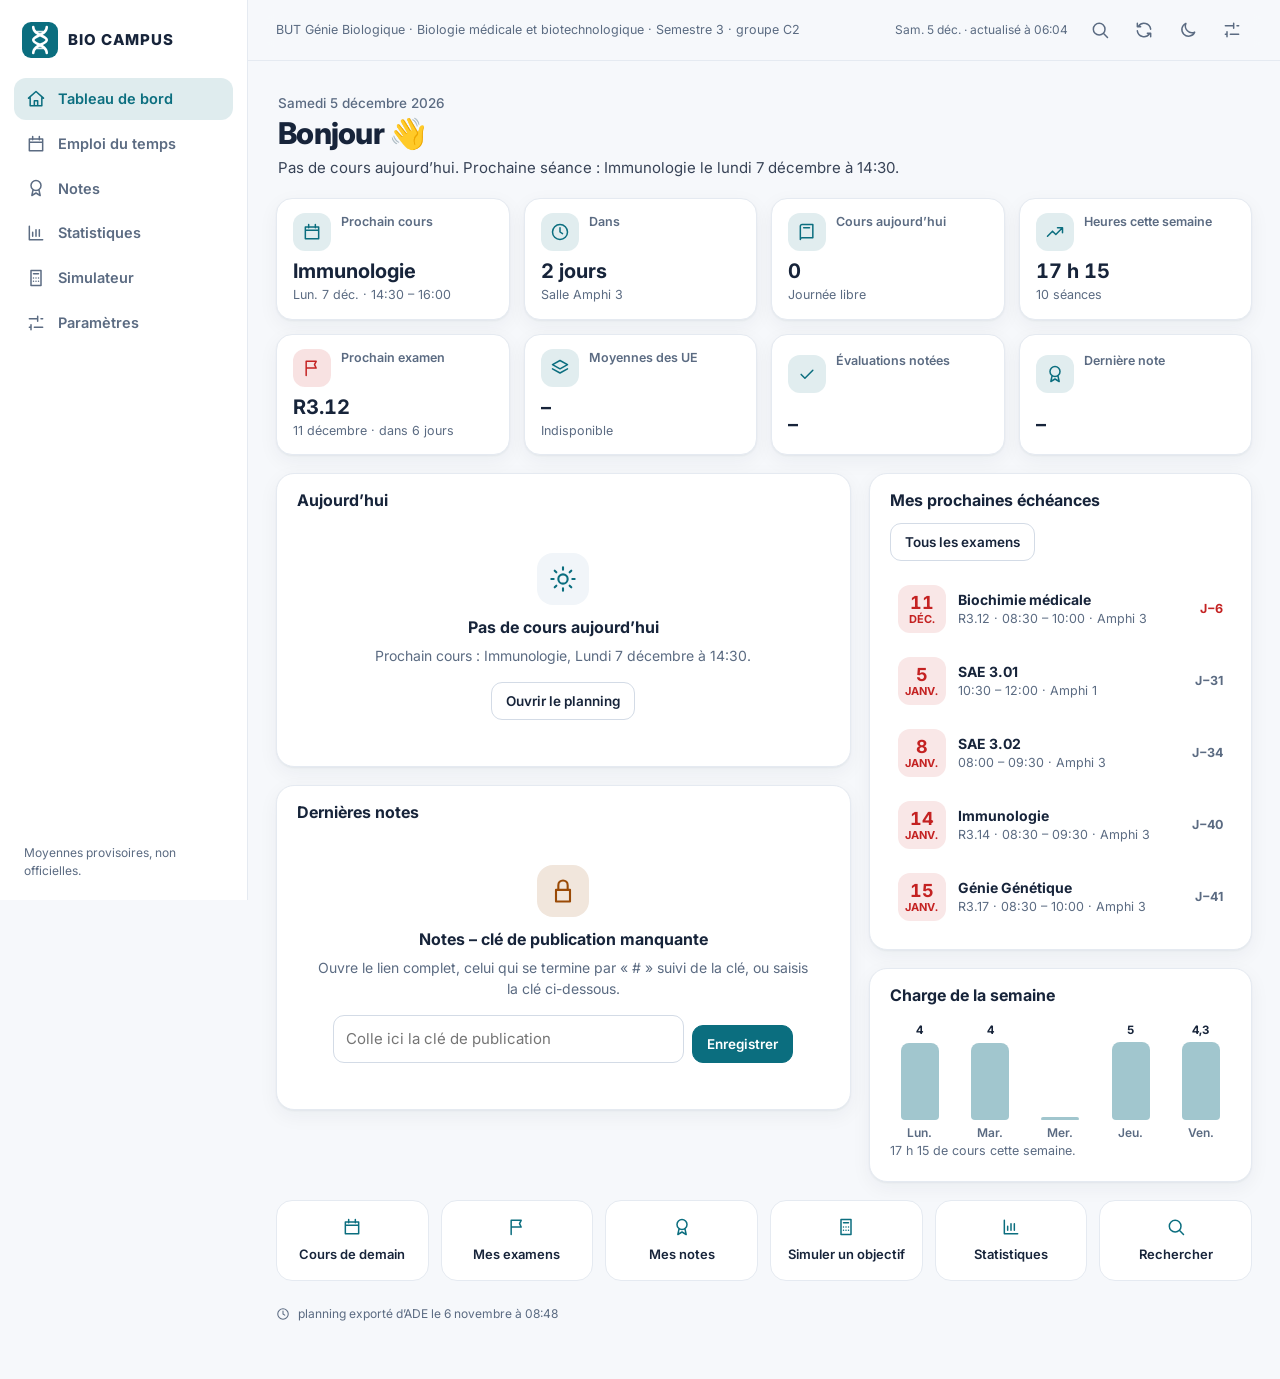
<file: index.html>
<!doctype html>
<html lang="fr">
<head>
<meta charset="utf-8">
<meta name="viewport" content="width=device-width, initial-scale=1, viewport-fit=cover">
<title>BIO CAMPUS</title>
<meta name="description" content="Notes, emploi du temps et simulateur de résultats – BUT Génie Biologique.">
<meta name="robots" content="noindex, nofollow">
<meta name="theme-color" content="#F6F8FB">
<meta name="color-scheme" content="light dark">
<link rel="manifest" href="manifest.webmanifest">
<link rel="icon" href="icons/favicon.svg" type="image/svg+xml">
<link rel="apple-touch-icon" href="icons/apple-touch-icon.png">
<link rel="preconnect" href="https://fonts.googleapis.com">
<link rel="preconnect" href="https://fonts.gstatic.com" crossorigin>
<link rel="stylesheet" href="https://fonts.googleapis.com/css2?family=Inter:wght@400;500;600;700;800&display=swap">
<link rel="stylesheet" href="styles.css">
<script>
// Applique le thème enregistré avant le premier affichage (évite le flash clair → sombre).
try { var p = JSON.parse(localStorage.getItem('bc.prefs') || '{}'); if (p.theme === 'light' || p.theme === 'dark') document.documentElement.setAttribute('data-theme', p.theme); } catch (e) {}
</script>
</head>
<body>
<a class="skip" href="#main">Aller au contenu</a>
<div class="app">
  <aside class="sidebar" aria-label="Navigation principale">
    <div class="brand">
      <svg class="logo" viewBox="0 0 64 64" aria-hidden="true"><rect width="64" height="64" rx="16" fill="var(--accent)"/><g fill="none" stroke="#fff" stroke-width="4.5" stroke-linecap="round"><path d="M20 9C20 24 44 24 44 32S20 40 20 55"/><path d="M44 9C44 24 20 24 20 32S44 40 44 55"/></g><path d="M26 17h12M26 47h12" stroke="#fff" stroke-width="3" stroke-linecap="round" opacity=".85"/></svg>
      <span class="brand-name" id="brand-name">BIO CAMPUS</span>
    </div>
    <nav id="sidenav" class="sidenav" aria-label="Sections"></nav>
    <p class="side-foot" id="side-foot">Moyennes provisoires, non officielles.</p>
  </aside>
  <div class="col">
    <header class="topbar">
      <div class="top-id">
        <svg class="logo sm" viewBox="0 0 64 64" aria-hidden="true"><rect width="64" height="64" rx="16" fill="var(--accent)"/><g fill="none" stroke="#fff" stroke-width="4.5" stroke-linecap="round"><path d="M20 9C20 24 44 24 44 32S20 40 20 55"/><path d="M44 9C44 24 20 24 20 32S44 40 44 55"/></g></svg>
        <div class="top-text"><strong id="brand-top">BIO CAMPUS</strong><span id="brand-sub"></span></div>
      </div>
      <div class="top-actions">
        <span class="sync-time" id="sync-time" aria-live="off"></span>
        <button type="button" class="icon-btn" id="btn-search" aria-label="Rechercher (Ctrl K)" title="Rechercher (Ctrl K)"><svg class="ic" viewBox="0 0 24 24" width="20" height="20" fill="none" stroke="currentColor" stroke-width="1.8" stroke-linecap="round" stroke-linejoin="round" aria-hidden="true"><path d="M11 18a7 7 0 100-14 7 7 0 000 14zM21 21l-5-5"/></svg></button>
        <button type="button" class="icon-btn" id="btn-refresh" aria-label="Actualiser les données" title="Actualiser les données"><svg class="ic" viewBox="0 0 24 24" width="20" height="20" fill="none" stroke="currentColor" stroke-width="1.8" stroke-linecap="round" stroke-linejoin="round" aria-hidden="true"><path d="M20 11a8 8 0 00-14.5-3.5M4 4v4h4M4 13a8 8 0 0014.5 3.5M20 20v-4h-4"/></svg></button>
        <button type="button" class="icon-btn" id="btn-theme" aria-label="Changer de thème"></button>
        <button type="button" class="icon-btn" id="btn-settings" aria-label="Paramètres" title="Paramètres"><svg class="ic" viewBox="0 0 24 24" width="20" height="20" fill="none" stroke="currentColor" stroke-width="1.8" stroke-linecap="round" stroke-linejoin="round" aria-hidden="true"><path d="M4 7h10M18 7h2M4 17h2M10 17h10M14 4v6M6 14v6"/></svg></button>
      </div>
    </header>
    <main id="main" tabindex="-1" aria-live="off">
      <div class="boot" role="status"><div class="skel tall"></div><div class="skel tall"></div></div>
      <noscript><p class="note">Ce site a besoin de JavaScript pour afficher les notes et l’emploi du temps.</p></noscript>
    </main>
  </div>
</div>
<nav id="tabbar" class="tabbar" aria-label="Navigation mobile"></nav>
<script type="module" src="js/app.js"></script>
</body>
</html>
</file>
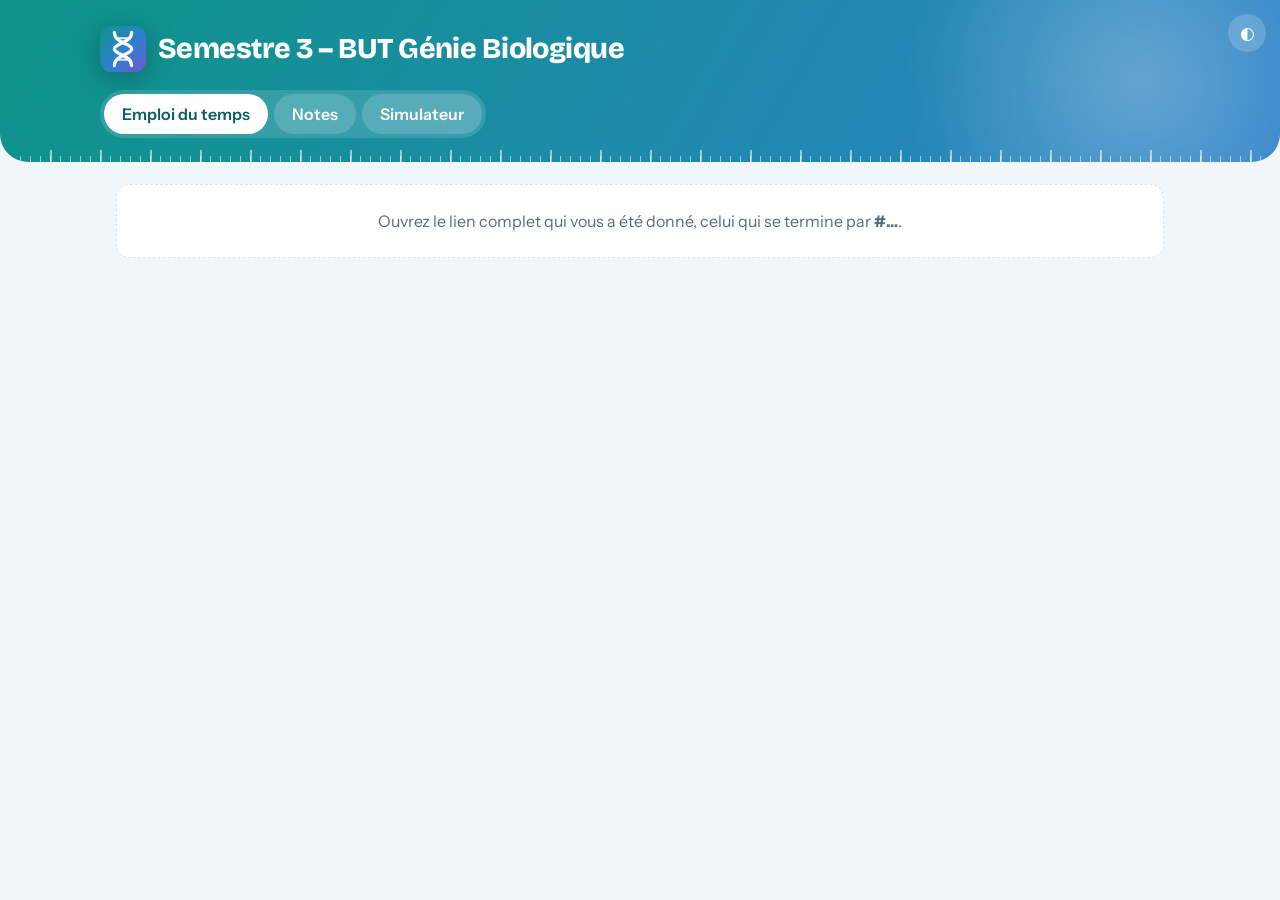
<file: index (1).html>
<!DOCTYPE html>
<html lang="fr"><head><meta charset="utf-8">
<meta name="viewport" content="width=device-width, initial-scale=1, viewport-fit=cover">
<title>Semestre 3 – Notes et emploi du temps</title>
<meta name="robots" content="noindex"><meta name="theme-color" content="#0d9488"><link rel="icon" type="image/svg+xml" href="data:image/svg+xml,<svg xmlns='http://www.w3.org/2000/svg' viewBox='0 0 64 64'><defs><linearGradient id='g' x1='0' y1='0' x2='1' y2='1'><stop offset='0' stop-color='%230d9488'/><stop offset='.55' stop-color='%232f7fd0'/><stop offset='1' stop-color='%236d5bd0'/></linearGradient></defs><rect width='64' height='64' rx='16' fill='url(%23g)'/><g fill='none' stroke='%23fff' stroke-width='4.5' stroke-linecap='round'><path d='M20 9C20 24 44 24 44 32S20 40 20 55'/><path d='M44 9C44 24 20 24 20 32S44 40 44 55'/></g><path d='M26 17h12M26 47h12' stroke='%23fff' stroke-width='3' stroke-linecap='round' opacity='.85'/></svg>"><link rel="apple-touch-icon" href="apple-touch-icon.png"><link rel="manifest" href="manifest.webmanifest">
<link rel="stylesheet" href="https://fonts.googleapis.com/css2?family=Bricolage+Grotesque:opsz,wght@12..96,600;12..96,800&family=Instrument+Sans:wght@400;500;600&display=swap">
<style>
:root{--bg:#f1f6fb;--sf:#fff;--ink:#10222f;--mut:#5a6b78;--ln:#dbe5ee;--trk:#e3ebf2;--ac:#0d8a7c;--acs:#e2f4f1;--cm:#3b6fd8;--td:#0d9488;--tp:#b9730f;--ex:#d9534f;--au:#7c5cd6;--g1:#0d9488;--g2:#2f7fd0;--g3:#6d5bd0;--ph:60px;
box-sizing:border-box;padding-top:env(safe-area-inset-top,0px);padding-bottom:env(safe-area-inset-bottom,0px);color-scheme:light}
@media (prefers-color-scheme:dark){:root:not([data-theme="light"]){--bg:#0c1722;--sf:#132432;--ink:#e7f0f6;--mut:#9bb0be;--ln:#233a4a;--trk:#1c3141;--ac:#4fd1b6;--acs:#143a40;--cm:#8db4ee;--td:#4fd1b6;--tp:#f0bd62;--ex:#ff8d84;--au:#b9a8f2;--g1:#0b6b62;--g2:#1f5ea0;--g3:#4c3fa0;color-scheme:dark}}
:root[data-theme="dark"]{--bg:#0c1722;--sf:#132432;--ink:#e7f0f6;--mut:#9bb0be;--ln:#233a4a;--trk:#1c3141;--ac:#4fd1b6;--acs:#143a40;--cm:#8db4ee;--td:#4fd1b6;--tp:#f0bd62;--ex:#ff8d84;--au:#b9a8f2;--g1:#0b6b62;--g2:#1f5ea0;--g3:#4c3fa0;color-scheme:dark}
html{scroll-padding-top:env(safe-area-inset-top,0px)}
*{box-sizing:border-box}body{margin:0;background:var(--bg);color:var(--ink);font:400 16px/1.5 "Instrument Sans",system-ui,sans-serif}
.hero{position:relative;background:linear-gradient(120deg,var(--g1),var(--g2),var(--g3));background-size:220% 220%;animation:drift 18s ease-in-out infinite alternate;color:#fff;border-radius:0 0 28px 28px;padding:26px 16px 0;overflow:hidden}
.hero::after{content:"";position:absolute;left:0;right:0;bottom:0;height:12px;background:repeating-linear-gradient(90deg,rgba(255,255,255,.55) 0 1px,transparent 1px 10px),repeating-linear-gradient(90deg,rgba(255,255,255,.55) 0 2px,transparent 2px 50px);background-size:100% 6px,100% 12px;background-repeat:no-repeat;background-position:0 100%}
.in{max-width:1080px;margin:0 auto}
h1{font:800 1.8rem/1.1 "Bricolage Grotesque",sans-serif;margin:0 0 4px;letter-spacing:-.02em;animation:up .6s both}
.sub{margin:0 0 18px;font-size:.92rem;opacity:.88;animation:up .6s .08s both}
.tabs{display:flex;gap:6px;padding-bottom:22px}
.tabs button{font:inherit;font-weight:600;background:rgba(255,255,255,.16);color:#fff;border:0;border-radius:999px;padding:8px 18px;cursor:pointer;transition:background .2s,color .2s}
.tabs button:hover{background:rgba(255,255,255,.28)}.tabs button[aria-selected=true]{background:#fff;color:#0b5f63}
button:focus-visible,.clk:focus-visible{outline:3px solid var(--au);outline-offset:2px}
main{max-width:1080px;margin:0 auto;padding:22px 16px 56px}#p2,#p3{max-width:780px;margin:0 auto}
.bar{display:flex;align-items:center;gap:8px;margin-bottom:14px;flex-wrap:wrap}
.bar h2{flex:1;font:600 1.15rem "Bricolage Grotesque",sans-serif;margin:0;min-width:150px}
.bar button{font:inherit;background:var(--sf);color:var(--ink);border:1px solid var(--ln);border-radius:999px;padding:6px 14px;cursor:pointer;transition:border-color .2s,color .2s}
.bar button:hover{border-color:var(--ac);color:var(--ac)}
.strip{display:none;gap:6px;overflow-x:auto;margin-bottom:12px;padding-bottom:4px}
.dp{flex:1;min-width:48px;font:inherit;background:var(--sf);border:1px solid var(--ln);border-radius:14px;padding:6px 0;cursor:pointer;color:var(--ink);display:grid;justify-items:center;gap:0;transition:background .2s,color .2s}
.dp small{color:var(--mut);text-transform:capitalize}.dp b{font:800 1.15rem "Bricolage Grotesque",sans-serif}.dp i{width:5px;height:5px;border-radius:50%;background:var(--ac);margin-top:2px}.dp i.z{background:transparent}
.dp.on{background:linear-gradient(135deg,var(--g1),var(--g2));color:#fff;border-color:transparent}.dp.on small{color:#fff}.dp.on i{background:#fff}.dp.on i.z{background:transparent}
.wk{display:grid;grid-template-columns:44px repeat(var(--nd),minmax(0,1fr));gap:0 8px}
.gut{position:relative;margin-top:44px;height:calc(var(--hrs)*var(--ph))}.gut span{position:absolute;right:4px;top:calc(var(--k)*var(--ph));transform:translateY(-50%);font-size:.75rem;color:var(--mut);font-variant-numeric:tabular-nums}
.col{min-width:0}.col>h3{height:36px;margin:0 0 8px;font:600 .95rem "Bricolage Grotesque",sans-serif;text-transform:capitalize;display:flex;align-items:center;justify-content:center;border-radius:999px;color:var(--mut)}
.col.today>h3{background:var(--ac);color:var(--bg)}
.tl{position:relative;height:calc(var(--hrs)*var(--ph));border-radius:14px;background:repeating-linear-gradient(to bottom,var(--ln) 0 1px,transparent 1px var(--ph)),color-mix(in srgb,var(--sf) 60%,transparent)}
.now{position:absolute;left:-4px;right:0;height:2px;background:var(--ex);z-index:3}.now::before{content:"";position:absolute;left:0;top:-4px;width:10px;height:10px;border-radius:50%;background:var(--ex)}
.ev{position:absolute;top:calc(var(--t)*var(--ph) + 1px);height:calc(var(--d)*var(--ph) - 2px);min-height:26px;left:calc(var(--l)/var(--n)*100% + 2px);width:calc(100%/var(--n) - 4px);overflow:hidden;padding:6px 8px;border-radius:10px;font-size:.82rem;line-height:1.25;background:color-mix(in srgb,var(--k) 13%,var(--sf));border:1px solid color-mix(in srgb,var(--k) 30%,var(--ln));border-left:4px solid var(--k);animation:up .5s both;animation-delay:calc(var(--i)*35ms);transition:box-shadow .2s,transform .2s}
.ev:hover{z-index:4;overflow:visible;box-shadow:0 8px 20px color-mix(in srgb,var(--k) 28%,transparent);transform:translateY(-1px)}
.ev .tm{font-weight:600;font-variant-numeric:tabular-nums;color:var(--k);font-size:.75rem}.ev .t{font-weight:600}.ev .m{color:var(--mut);font-size:.76rem}
.ev.ex{background:color-mix(in srgb,var(--ex) 16%,var(--sf))}
.k-CM{--k:var(--cm)}.k-TD{--k:var(--td)}.k-TP{--k:var(--tp)}.k-EX{--k:var(--ex)}.k-AU{--k:var(--au)}.k-{--k:var(--mut)}
.lg{display:flex;gap:6px 14px;flex-wrap:wrap;margin-top:14px;font-size:.82rem;color:var(--mut)}.lg span::before{content:"";display:inline-block;width:10px;height:10px;border-radius:3px;background:var(--k);margin-right:6px}
.empty{color:var(--mut);padding:24px;text-align:center;background:var(--sf);border:1px dashed var(--ln);border-radius:14px}
.ues{display:grid;grid-template-columns:repeat(auto-fit,minmax(200px,1fr));gap:12px;margin-bottom:22px}
.ue{background:var(--sf);border:1px solid var(--ln);border-radius:18px;padding:14px 16px;animation:up .5s both;animation-delay:calc(var(--n)*70ms)}
.un{font-weight:600;color:var(--mut);font-size:.88rem}.uv{display:flex;align-items:baseline;gap:4px;margin:2px 0 10px}.uv b{font:800 2.3rem/1 "Bricolage Grotesque",sans-serif;font-variant-numeric:tabular-nums;letter-spacing:-.02em}.uv span{color:var(--mut);font-weight:600}
.gw{position:relative}.gb{position:relative;height:10px;border-radius:6px;background:var(--trk);overflow:hidden}
.gb i{position:absolute;inset:0 auto 0 0;width:var(--w);background:linear-gradient(90deg,var(--g1),var(--g2),var(--g3));transform-origin:left;animation:fill 1s .15s ease-out both}
.gb::after{content:"";position:absolute;inset:0;background:repeating-linear-gradient(90deg,transparent 0 calc(5% - 1.5px),var(--sf) calc(5% - 1.5px) 5%)}
.gw s{position:absolute;left:50%;top:-3px;bottom:-3px;width:2px;margin-left:-1px;background:color-mix(in srgb,var(--ink) 50%,transparent);border-radius:2px}
.sc{display:flex;justify-content:space-between;font-size:.72rem;color:var(--mut);margin-top:3px;font-variant-numeric:tabular-nums}
details{background:var(--sf);border:1px solid var(--ln);border-radius:16px;margin-bottom:8px;padding:0 14px;transition:box-shadow .2s}
details[open]{box-shadow:0 8px 22px color-mix(in srgb,var(--ac) 12%,transparent)}
summary{cursor:pointer;padding:12px 0;display:flex;justify-content:space-between;align-items:center;gap:12px;font-weight:600;list-style:none}summary::-webkit-details-marker{display:none}
.rv{font:800 1rem "Bricolage Grotesque",sans-serif;font-variant-numeric:tabular-nums;color:var(--ac);background:var(--acs);padding:1px 12px;border-radius:999px;white-space:nowrap}.rv small{font-weight:600;opacity:.7}.rv.off{font:500 .82rem "Instrument Sans";color:var(--mut);background:var(--trk)}
.row{padding:9px 6px;border-top:1px solid var(--ln);border-radius:10px}.rt{display:flex;justify-content:space-between;gap:12px;font-size:.92rem;margin-bottom:6px}.rt i{color:var(--mut);font-style:normal}.rt b{font:800 1rem "Bricolage Grotesque",sans-serif;white-space:nowrap}.rt b small{color:var(--mut);font-weight:600}.rt em{font-style:normal;color:var(--mut);font-size:.85rem}
.row.p{padding:7px 6px}.row.p .rt{margin:0}
.clk{cursor:pointer;transition:background .2s}.clk:hover{background:var(--acs)}
.st{padding:12px 14px 10px;background:var(--acs);border-radius:14px;margin:2px 0 8px;animation:up .3s both}
.ch{display:flex;gap:8px;flex-wrap:wrap;font-size:.85rem}.ch span{padding:2px 10px;border-radius:999px;background:var(--sf)}.ch b{font-variant-numeric:tabular-nums}.ch .g b{color:var(--td)}.ch .r b{color:var(--ex)}.ch .b b{color:var(--cm)}
.ru{position:relative;height:60px;margin:6px 6px 0}.ru .tr{position:absolute;top:24px;left:0;right:0;height:10px;border-radius:6px;background:var(--sf);overflow:hidden}
.ru .tr::after{content:"";position:absolute;inset:0;background:repeating-linear-gradient(90deg,transparent 0 calc(5% - 1.5px),var(--acs) calc(5% - 1.5px) 5%)}
.ru .bd{position:absolute;top:0;height:100%;background:color-mix(in srgb,var(--cm) 45%,transparent);animation:fill .7s ease-out both;transform-origin:left}
.ru u{position:absolute;top:20px;width:3px;height:18px;margin-left:-1px;background:var(--cm);border-radius:2px;text-decoration:none}
.ru em{position:absolute;top:0;margin-left:-20px;width:40px;text-align:center;font:600 .72rem "Instrument Sans";font-style:normal;color:var(--ac)}.ru em::after{content:"";display:block;width:12px;height:12px;margin:3px auto 0;border-radius:50%;background:var(--ac);border:2px solid var(--acs)}
.ru s{position:absolute;top:42px;transform:translateX(-50%);font-size:.72rem;color:var(--mut);font-variant-numeric:tabular-nums;text-decoration:none}
.note{color:var(--mut);font-size:.85rem;margin-top:16px}
.up{display:grid;gap:12px;grid-template-columns:repeat(auto-fit,minmax(270px,1fr));margin-bottom:18px}.uc{background:color-mix(in srgb,var(--k,var(--mut)) 10%,var(--sf));border:1px solid color-mix(in srgb,var(--k,var(--mut)) 28%,var(--ln));border-radius:18px;padding:14px 16px;animation:up .5s both}.ul{font-size:.82rem;font-weight:600;color:var(--k)}.ub{font:800 1.8rem/1.1 "Bricolage Grotesque",sans-serif;margin:2px 0 6px}.ut{font-weight:600}.um{color:var(--mut);font-size:.86rem}.xr{display:flex;justify-content:space-between;gap:10px;align-items:center;padding:6px 0;border-top:1px solid color-mix(in srgb,var(--k) 20%,transparent);font-size:.9rem}.xr i{display:block;font-style:normal;color:var(--mut);font-size:.78rem}.xr b{font:800 1.05rem "Bricolage Grotesque",sans-serif;color:var(--k);white-space:nowrap}
.card{background:var(--sf);border:1px solid var(--ln);border-radius:18px;padding:16px;margin-bottom:18px;animation:up .5s both}.card h2{font:800 1.15rem "Bricolage Grotesque",sans-serif;margin:0 0 10px}.pg{display:flex;justify-content:space-between;margin-bottom:6px;font-size:.9rem;color:var(--mut)}.pg b{color:var(--ink)}.bs{margin:12px 0 4px;font-size:.92rem}
.bl{display:grid;grid-template-columns:minmax(0,1.3fr) minmax(0,1fr) 56px;gap:10px;align-items:center;padding:8px 0;border-top:1px solid var(--ln)}.bt span{display:block;font-weight:600;font-size:.88rem}.bt i{font-style:normal;color:var(--mut);font-size:.78rem}
.dv{position:relative;height:10px;background:var(--trk);border-radius:6px}.dv::before{content:"";position:absolute;left:50%;top:-3px;bottom:-3px;width:2px;margin-left:-1px;background:color-mix(in srgb,var(--ink) 40%,transparent)}.dv i{position:absolute;top:0;height:100%;width:var(--w);border-radius:6px;animation:fill .8s ease-out both}.dv i.po{left:50%;background:var(--td);transform-origin:left}.dv i.ne{right:50%;background:var(--tp);transform-origin:right}.bl b{font:800 .95rem "Bricolage Grotesque",sans-serif;text-align:right;font-variant-numeric:tabular-nums}.bl b.po{color:var(--td)}.bl b.ne{color:var(--tp)}
label{display:block;font-weight:600;font-size:.88rem;margin:14px 0 4px}select,input[type=number]{font:inherit;width:100%;padding:9px 12px;border-radius:12px;border:1px solid var(--ln);background:var(--bg);color:var(--ink)}.sr{display:grid;grid-template-columns:1fr 110px;gap:10px;align-items:center;margin-top:8px;font-size:.9rem}.sr i{color:var(--mut);font-style:normal}.sr input{text-align:center}.res{margin-top:16px;padding:14px 16px;border-radius:14px;background:var(--acs)}.res b{font:800 1.5rem "Bricolage Grotesque",sans-serif;color:var(--ac)}
@media(max-width:480px){.bl{grid-template-columns:minmax(0,1fr) 56px}.bt{grid-column:1/-1}}
@keyframes up{from{opacity:0;transform:translateY(10px)}}@keyframes fill{from{transform:scaleX(0)}}@keyframes drift{to{background-position:100% 100%}}
@media(max-width:760px){.strip{display:flex}.col>h3{display:none}.col{display:none}.col.on{display:block}.wk{grid-template-columns:40px minmax(0,1fr)}.gut{margin-top:0}.ev{font-size:.88rem}}
@media(prefers-reduced-motion:reduce){*{animation:none!important;transition:none!important}}

.hero::before{content:"";position:absolute;top:-180px;right:-120px;width:520px;height:520px;background:radial-gradient(circle,rgba(255,255,255,.28),transparent 65%);filter:blur(10px);animation:float 14s ease-in-out infinite alternate;pointer-events:none}
.brand{display:flex;align-items:center;gap:12px;margin-bottom:4px}.brand svg{width:46px;height:46px;flex:none;filter:drop-shadow(0 6px 14px rgba(0,0,0,.25));animation:float 6s ease-in-out infinite alternate}.brand h1{margin:0}
.th{position:absolute;top:14px;right:14px;z-index:2;width:38px;height:38px;border-radius:50%;border:0;background:rgba(255,255,255,.18);color:#fff;font-size:1.05rem;cursor:pointer;backdrop-filter:blur(8px);transition:background .2s}.th:hover{background:rgba(255,255,255,.3)}
.tabs{background:rgba(255,255,255,.14);backdrop-filter:blur(12px);border-radius:999px;padding:4px;width:max-content;max-width:100%;margin-bottom:24px}
.gl{position:relative;overflow:hidden}.gl::after{content:"";position:absolute;inset:0;pointer-events:none;opacity:0;transition:opacity .3s;background:radial-gradient(260px circle at var(--mx,50%) var(--my,50%),color-mix(in srgb,var(--g2) 18%,transparent),transparent 70%)}.gl:hover::after{opacity:1}
.ue,.card,.ev,details{box-shadow:0 6px 22px color-mix(in srgb,var(--g2) 8%,transparent)}.ue{transition:transform .25s}.ue:hover{transform:translateY(-3px)}
.l3{margin-bottom:22px}.l3 h2{font:800 1.3rem "Bricolage Grotesque",sans-serif;margin:0 0 12px}
.lg3{display:grid;grid-template-columns:repeat(auto-fit,minmax(210px,1fr));gap:14px}
.nc{background:linear-gradient(var(--sf),var(--sf)) padding-box,linear-gradient(135deg,var(--g1),var(--g2),var(--g3)) border-box;border:2px solid transparent;border-radius:20px;padding:16px;box-shadow:0 10px 30px color-mix(in srgb,var(--g2) 16%,transparent);animation:pop .6s cubic-bezier(.2,.9,.3,1.2) both;animation-delay:calc(var(--n)*110ms);transition:transform .25s}.nc:hover{transform:translateY(-4px)}
.nr{color:var(--mut);font-weight:600;font-size:.85rem}.nv{display:flex;align-items:baseline;gap:4px;margin:4px 0 10px}.nv b{font:800 3rem/1 "Bricolage Grotesque",sans-serif;letter-spacing:-.03em;background:linear-gradient(120deg,var(--g1),var(--g3));-webkit-background-clip:text;background-clip:text;color:transparent}.nv span{color:var(--mut);font-weight:600}.nn{margin-top:8px;font-weight:600;font-size:.92rem}
.newb{position:absolute;top:12px;right:12px;z-index:1;font-size:.7rem;font-weight:700;color:#fff;background:linear-gradient(120deg,var(--g1),var(--g3));padding:2px 10px;border-radius:999px}
.tools{display:flex;flex-wrap:wrap;gap:10px 14px;align-items:center;margin-bottom:14px}.sm{color:var(--mut);font-size:.92rem}.sm b{color:var(--ink)}.fl{display:flex;gap:6px;flex-wrap:wrap;flex:1}
.fc{font:inherit;font-size:.85rem;background:var(--sf);color:var(--mut);border:1px solid var(--ln);border-radius:999px;padding:4px 12px;cursor:pointer;transition:all .2s}.fc.on{background:var(--ac);color:var(--bg);border-color:transparent}
.ag{font-size:.85rem;font-weight:600;color:var(--ac);text-decoration:none;border:1px solid var(--ac);border-radius:999px;padding:4px 12px}.ag:hover{background:var(--acs)}
.sk{display:grid;gap:12px}.sk i{height:84px;border-radius:18px;background:linear-gradient(90deg,var(--trk),var(--sf),var(--trk));background-size:200% 100%;animation:sh 1.4s linear infinite}
@keyframes pop{from{opacity:0;transform:translateY(16px) scale(.96)}}@keyframes float{to{transform:translate(-24px,18px)}}@keyframes sh{to{background-position:-200% 0}}
</style></head><body>
<header class="hero"><button id="th" class="th" aria-label="Changer de thème">◐</button><div class="in"><div class="brand"><svg xmlns="http://www.w3.org/2000/svg" viewBox="0 0 64 64"><defs><linearGradient id="lg" x1="0" y1="0" x2="1" y2="1"><stop offset="0" stop-color="#0d9488"/><stop offset=".55" stop-color="#2f7fd0"/><stop offset="1" stop-color="#6d5bd0"/></linearGradient></defs><rect width="64" height="64" rx="16" fill="url(#lg)"/><g fill="none" stroke="#fff" stroke-width="4.5" stroke-linecap="round"><path d="M20 9C20 24 44 24 44 32S20 40 20 55"/><path d="M44 9C44 24 20 24 20 32S44 40 44 55"/></g><path d="M26 17h12M26 47h12" stroke="#fff" stroke-width="3" stroke-linecap="round" opacity=".85"/></svg><h1>Semestre 3 – BUT Génie Biologique</h1></div><p class="sub" id="maj"></p>
<div class="tabs" role="tablist"><button role="tab" id="t1" aria-selected="true">Emploi du temps</button><button role="tab" id="t2" aria-selected="false">Notes</button><button role="tab" id="t3" aria-selected="false">Simulateur</button></div></div></header>
<main><div id="ld" class="sk"><i></i><i></i><i></i></div><section id="p1"></section><section id="p2" hidden></section><section id="p3" hidden></section></main>
<script>
const UE=["UE 3.1", "UE 3.2", "UE 3.3", "UE 3.4", "UE 3.5"];
const COEF={"R3.01":{"UE 3.1":7},"R3.02":{"UE 3.1":12},"R3.03":{"UE 3.2":13},"R3.04":{"UE 3.2":6},"R3.05":{"UE 3.1":2,"UE 3.2":2,"UE 3.3":3,"UE 3.4":3,"UE 3.5":3},"R3.06":{"UE 3.1":2,"UE 3.2":2,"UE 3.3":3,"UE 3.4":3,"UE 3.5":3},"R3.07":{"UE 3.1":1,"UE 3.2":1,"UE 3.3":1,"UE 3.4":1,"UE 3.5":1},"R3.08":{"UE 3.3":11},"R3.09":{"UE 3.3":8},"R3.10":{"UE 3.3":10},"R3.11":{"UE 3.4":8},"R3.12":{"UE 3.4":8},"R3.13":{"UE 3.4":8},"R3.14":{"UE 3.4":5},"R3.15":{"UE 3.5":13},"R3.16":{"UE 3.5":12},"R3.17":{"UE 3.5":17},"R3.18":{"UE 3.5":11},"SAE 3.1":{"UE 3.1":16,"UE 3.2":16},"SAE 3.2":{"UE 3.3":24,"UE 3.5":40},"SAE 3.3":{"UE 3.4":24}};
const GID=371376160;
const msg=t=>{document.querySelector('main').innerHTML='<div class="empty">'+t+'</div>'};
function csv(t){const R=[];let r=[],c='',q=false;for(let i=0;i<t.length;i++){const ch=t[i];
 if(q){if(ch==='"'){if(t[i+1]==='"'){c+='"';i++}else q=false}else c+=ch}
 else if(ch==='"')q=true;else if(ch===','){r.push(c);c=''}else if(ch==='\n'){r.push(c);R.push(r);r=[];c=''}else if(ch!=='\r')c+=ch}
 if(c||r.length){r.push(c);R.push(r)}return R}
const num=x=>{const v=parseFloat(String(x||'').replace(/\s/g,'').replace(',','.'));return isNaN(v)?null:v};
const dt=x=>{x=String(x||'').trim();let m=x.match(/^(\d{4})-(\d\d)-(\d\d)/);if(m)return m[1]+'-'+m[2]+'-'+m[3];m=x.match(/^(\d{1,2})\/(\d{1,2})\/(\d{4})/);return m?m[3]+'-'+m[2].padStart(2,'0')+'-'+m[1].padStart(2,'0'):''};let K=0;
document.getElementById('th').onclick=()=>{const r=document.documentElement,d=(r.dataset.theme||(matchMedia('(prefers-color-scheme:dark)').matches?'dark':'light'))==='dark'?'light':'dark';r.dataset.theme=d;try{localStorage.setItem('th',d)}catch(e){}};
try{const s=localStorage.getItem('th');if(s)document.documentElement.dataset.theme=s}catch(e){}
document.addEventListener('pointermove',e=>{const g=e.target.closest&&e.target.closest('.gl');if(g){const r=g.getBoundingClientRect();g.style.setProperty('--mx',e.clientX-r.left+'px');g.style.setProperty('--my',e.clientY-r.top+'px')}});
function res(rows){const M=new Map();rows.slice(1).forEach(r=>{if(!r[0]||!r[1])return;let o=M.get(r[0]);
 if(!o){const k=(r[0].match(/^(R3\.\d\d|SAE 3\.\d)/)||[''])[0];o={n:r[0],e:[],c:COEF[k]||{}};M.set(r[0],o)}
 const s=[num(r[4]),num(r[5]),num(r[6])],st=s.every(x=>x!=null)?s:null;
 if(r[1]==='Moyenne provisoire'){o.ms=st;return}
 o.e.push({n:r[1],p:num(r[2])||0,v:num(r[3]),s:st,d:dt(r[7]),k:++K})});return[...M.values()]}
function ics(t){t=t.replace(/\r?\n[ \t]/g,'');const f=new Intl.DateTimeFormat('sv-SE',{timeZone:'Europe/Paris',year:'numeric',month:'2-digit',day:'2-digit',hour:'2-digit',minute:'2-digit',hourCycle:'h23'});
 const pd=z=>{const m=z.match(/(\d{4})(\d\d)(\d\d)T(\d\d)(\d\d)(\d\d)(Z?)/);if(!m)return'';return f.format(m[7]?new Date(Date.UTC(+m[1],m[2]-1,+m[3],+m[4],+m[5],+m[6])):new Date(+m[1],m[2]-1,+m[3],+m[4],+m[5])).replace(' ','T')};
 return t.split('BEGIN:VEVENT').slice(1).map(b=>{const g=k=>{const m=b.match(new RegExp('^'+k+'[^:\\n]*:(.*)$','m'));return m?m[1].trim().replace(/\\,/g,',').replace(/\\n/g,'\n'):''};
  const P=g('DESCRIPTION').split('\n').map(x=>x.trim()).filter(x=>x&&!/^\(Exported/.test(x)&&!['C2','CD2','BUT GB2'].includes(x)&&!/^[A-Z]{1,3}\d$/.test(x));
  return{s:pd(g('DTSTART')),e:pd(g('DTEND')),t:g('SUMMARY'),r:g('LOCATION'),p:(P[0]||'').toLowerCase().replace(/(^|[\s-])(\S)/g,(a,x,y)=>x+y.toUpperCase())}}).filter(e=>e.s&&e.e).sort((a,b)=>a.s<b.s?-1:1)}
(async()=>{let key=location.hash.slice(1),D;
 try{if(key)localStorage.setItem('k',key);else key=localStorage.getItem('k')||''}catch(e){}
 if(!key)return msg('Ouvrez le lien complet qui vous a été donné, celui qui se termine par <b>#…</b>.');
 try{const ok=r=>{if(!r.ok)throw 0;return r.text()};
  const [a,b]=await Promise.all([fetch('https://docs.google.com/spreadsheets/d/e/'+encodeURIComponent(key)+'/pub?gid='+GID+'&single=true&output=csv').then(ok),fetch('ADECal.ics').then(ok)]);
  D={ev:ics(b),ue:UE,res:res(csv(a)),maj:new Date().toISOString().slice(0,10)};if(!D.ev.length||!D.res.length)throw 0}
 catch(e){return msg('Impossible de charger les données. Vérifiez que l’onglet « Site » est publié sur le web et que le lien est complet.')}
 boot(D)})();
function boot(D){document.getElementById('ld')?.remove();
const $=s=>document.querySelector(s),fr=n=>n.toFixed(2).replace('.',',');
const mj=new Date(D.maj+'T12:00');$('#maj').textContent='À jour au '+mj.toLocaleDateString('fr-FR',{day:'numeric',month:'long',year:'numeric'});
const kind=t=>/[ée]crit/i.test(t)?'EX':/\bCM\b/.test(t)?'CM':/\bTD\b/.test(t)?'TD':/\bTP\d?\b/.test(t)?'TP':/autonomie/i.test(t)?'AU':'';
const lab={EX:'Examen',CM:'Cours',TD:'TD',TP:'TP',AU:'Autonomie'};
const mon=d=>{d=new Date(d);d.setHours(12,0,0,0);d.setDate(d.getDate()-((d.getDay()+6)%7));return d};
const iso=d=>d.getFullYear()+'-'+String(d.getMonth()+1).padStart(2,'0')+'-'+String(d.getDate()).padStart(2,'0');
const hr=s=>+s.slice(11,13)+s.slice(14,16)/60,esc=s=>s.replace(/&/g,'&amp;').replace(/</g,'&lt;');
const first=mon(D.ev[0].s),last=mon(D.ev[D.ev.length-1].s);
let wk=mon(new Date());if(wk<first)wk=first;if(wk>last)wk=last;let sel=null,flt=null;
function lay(L){let cl=[],end=0,out=[];const fl=()=>{const n=Math.max(...cl.map(e=>e.l))+1;cl.forEach(e=>e.n=n);out.push(...cl);cl=[];end=0};
 L.forEach(e=>{if(cl.length&&e.a>=end)fl();const u=cl.filter(x=>x.b>e.a).map(x=>x.l);let l=0;while(u.includes(l))l++;e.l=l;cl.push(e);end=Math.max(end,e.b)});if(cl.length)fl();return out}
function plan(){
 const days=[...Array(7)].map((_,i)=>{const x=new Date(wk);x.setDate(x.getDate()+i);return x});
 const per=days.map(d=>D.ev.filter(e=>e.s.slice(0,10)===iso(d)).filter(e=>!flt||kind(e.t)===flt).map(e=>({...e,a:hr(e.s),b:hr(e.e)})));
 const nd=per[6].length?7:6,W=per.slice(0,nd),all=W.flat();
 const f=d=>d.toLocaleDateString('fr-FR',{day:'numeric',month:'long'}),td=iso(new Date());
 let h=up()+tools(days)+'<div class="bar"><button id="pv" aria-label="Semaine précédente">‹</button><h2>Semaine du '+f(days[0])+' au '+f(days[nd-1])+'</h2><button id="td">Aujourd’hui</button><button id="nx" aria-label="Semaine suivante">›</button></div>';
 if(!all.length){$('#p1').innerHTML=h+'<div class="empty">Pas de cours cette semaine.</div>';nav();return}
 const lo=Math.min(8,Math.floor(Math.min(...all.map(e=>e.a)))),hi=Math.max(18,Math.ceil(Math.max(...all.map(e=>e.b)))),hrs=hi-lo;
 if(sel==null||sel>=nd)sel=Math.max(0,days.findIndex(d=>iso(d)===td)<nd?days.findIndex(d=>iso(d)===td):-1);
 if(sel<0||(!W[sel].length&&days.findIndex(d=>iso(d)===td)<0))sel=Math.max(0,W.findIndex(x=>x.length));
 h+='<div class="strip">'+W.map((L,i)=>'<button class="dp'+(i===sel?' on':'')+'" data-d="'+i+'"><small>'+days[i].toLocaleDateString('fr-FR',{weekday:'short'})+'</small><b>'+days[i].getDate()+'</b><i class="'+(L.length?'':'z')+'"></i></button>').join('')+'</div>';
 h+='<div class="wk" style="--nd:'+nd+';--hrs:'+hrs+'"><div class="gut">'+[...Array(hrs)].map((_,k)=>'<span style="--k:'+k+'">'+(lo+k)+'h</span>').join('')+'</div>';
 let q=0;const now=new Date(),nh=now.getHours()+now.getMinutes()/60;
 W.forEach((L,i)=>{h+='<div class="col'+(i===sel?' on':'')+(iso(days[i])===td?' today':'')+'"><h3>'+days[i].toLocaleDateString('fr-FR',{weekday:'short',day:'numeric'})+'</h3><div class="tl">';
  lay(L).forEach(e=>{const k=kind(e.t),m=e.t.match(/^(R3\.\d\d|SAE ?3\.\d+)\s*-\s*(.*)$/);
   h+='<article class="ev k-'+k+(k==='EX'?' ex':'')+'" style="--t:'+(e.a-lo)+';--d:'+(e.b-e.a)+';--l:'+e.l+';--n:'+e.n+';--i:'+(q++)+'"><div class="tm">'+e.s.slice(11)+' – '+e.e.slice(11)+'</div><div class="t">'+esc(m?m[2]:e.t)+'</div><div class="m">'+esc([m?m[1]:'',e.r,e.p].filter(Boolean).join(' · '))+'</div></article>'});
  if(iso(days[i])===td&&nh>lo&&nh<hi)h+='<div class="now" style="top:calc('+(nh-lo)+'*var(--ph))"></div>';
  h+='</div></div>'});
 h+='</div><div class="lg">'+Object.keys(lab).map(k=>'<span class="k-'+k+'">'+lab[k]+'</span>').join('')+'</div>';
 $('#p1').innerHTML=h;nav();
 document.querySelectorAll('.dp').forEach(b=>b.onclick=()=>{sel=+b.dataset.d;plan()});
}
function nav(){document.querySelectorAll('.fc').forEach(b=>b.onclick=()=>{flt=b.dataset.f||null;sel=null;plan()});const g=v=>{wk.setDate(wk.getDate()+v);sel=null;plan()};
 $('#pv').onclick=()=>{if(wk>first)g(-7)};$('#nx').onclick=()=>{if(wk<last)g(7)};
 $('#td').onclick=()=>{wk=mon(new Date());if(wk<first)wk=first;if(wk>last)wk=last;sel=null;plan()}}
const moy=r=>{let s=0,p=0;r.e.forEach(e=>{if(e.v!=null){s+=e.v*e.p;p+=e.p}});return p?s/p:null};
const gb=v=>'<div class="gw"><div class="gb"><i style="--w:'+(v||0)*5+'%"></i></div><s></s></div>';
const rule=(v,s)=>'<div class="ru"><div class="tr"><i class="bd" style="left:'+s[1]*5+'%;width:'+Math.max(.6,(s[0]-s[1])*5)+'%"></i></div><u style="left:'+s[2]*5+'%"></u>'+[0,5,10,15,20].map(n=>'<s style="left:'+n*5+'%">'+n+'</s>').join('')+'</div>';
const rw=(l,p,v,s,main)=>{const c=s?' clk" tabindex="0" role="button" aria-expanded="false':'';
 return '<div class="row'+(v==null?' p':'')+c+'"><div class="rt"><span>'+l+(p==null?'':' <i>('+String(p).replace('.',',')+' %)</i>')+'</span>'+(v==null?'<em>à venir</em>':'<b>'+fr(v)+'<small> /20</small></b>')+'</div>'+(v==null?'':gb(v))+'</div>'+(s?'<div class="st" hidden><div class="ch"><span class="g">Meilleure note <b>'+fr(s[0])+'</b></span><span class="r">Pire note <b>'+fr(s[1])+'</b></span><span class="b">Moyenne de la promo <b>'+fr(s[2])+'</b></span></div>'+rule(v,s)+'</div>':'')};
document.addEventListener('click',e=>{const r=e.target.closest('.clk');if(r){const s=r.nextElementSibling;s.hidden=!s.hidden;r.setAttribute('aria-expanded',!s.hidden)}});
document.addEventListener('keydown',e=>{if((e.key==='Enter'||e.key===' ')&&e.target.classList.contains('clk')){e.preventDefault();e.target.click()}});
function notes(){
 const ue=D.ue.map(u=>{let s=0,c=0;D.res.forEach(r=>{const m=moy(r),k=r.c[u];if(m!=null&&k){s+=m*k;c+=k}});return c?s/c:null});
 let h='<div class="ues">'+D.ue.map((u,i)=>'<div class="ue gl" style="--n:'+i+'"><div class="un">'+u+' · moyenne provisoire</div><div class="uv"><b data-v="'+(ue[i]??'')+'">'+(ue[i]==null?'–':fr(ue[i]))+'</b><span>/20</span></div>'+gb(ue[i])+'<div class="sc"><span>0</span><span>10</span><span>20</span></div></div>').join('')+'</div>';
 h=last3()+h+prog();h+=D.res.map(r=>{const m=moy(r);return '<details'+(m==null?'':' open')+'><summary><span>'+r.n+'</span>'+(m==null?'<span class="rv off">à venir</span>':'<span class="rv">'+fr(m)+'<small> /20</small></span>')+'</summary>'+r.e.map(e=>rw(e.n,e.p,e.v,e.s)).join('')+(m==null?'':rw('<b>Moyenne provisoire</b>',null,m,r.ms))+'</details>'}).join('');
 h+='<p class="note">Appuyez sur une note pour voir les notes de la promo : meilleure, pire et moyenne. Les moyennes ne comptent que les notes déjà obtenues ; un 0,00 peut correspondre à une absence. Le trait au milieu des barres marque 10/20.</p>';
 $('#p2').innerHTML=h;
}
const nm=e=>{const m=e.t.match(/^(R3\.\d\d|SAE ?3\.\d+)\s*-\s*(.*)$/);return m?m[1]+' · '+m[2]:e.t};
function up(){const now=new Date(),E=D.ev.filter(e=>!/tiers/i.test(e.t)),day=s=>Math.round((new Date(s.slice(0,10)+'T12:00')-new Date(iso(now)+'T12:00'))/864e5),dh=m=>m>=60?Math.floor(m/60)+' h '+String(m%60).padStart(2,'0'):m+' min';
 const cur=E.find(e=>new Date(e.e)>now);let c='';
 if(cur){const ms=new Date(cur.s)-now,run=ms<=0,d=day(cur.s),m=Math.round((run?new Date(cur.e)-now:ms)/6e4);
  const w=run?'encore '+dh(m):d>=1?(d===1?'demain':'dans '+d+' jours')+' · '+cur.s.slice(11):'dans '+dh(m);
  c='<div class="uc k-'+kind(cur.t)+'"><div class="ul">'+(run?'En cours':'Prochain cours')+'</div><div class="ub">'+w+'</div><div class="ut">'+esc(nm(cur))+'</div><div class="um">'+esc([cur.s.slice(11)+' – '+cur.e.slice(11),cur.r,cur.p].filter(Boolean).join(' · '))+'</div></div>'}
 const X=E.filter(e=>kind(e.t)==='EX'&&new Date(e.e)>now).slice(0,3);
 const x=X.length?'<div class="uc k-EX"><div class="ul">Prochains examens</div>'+X.map(e=>{const d=day(e.s);return '<div class="xr"><span>'+esc(nm(e))+'<i>'+new Date(e.s).toLocaleDateString('fr-FR',{weekday:'short',day:'numeric',month:'short'})+' · '+e.s.slice(11)+'</i></span><b>'+(d<=0?'aujourd’hui':d===1?'demain':'J-'+d)+'</b></div>'}).join('')+'</div>':'';
 return c||x?'<div class="up">'+c+x+'</div>':''}
function last3(){const L=[];D.res.forEach(r=>{const c=(r.n.match(/^(R3\.\d\d|SAE 3\.\d)/)||[''])[0];r.e.forEach(e=>{if(e.v!=null)L.push({c,n:e.n,v:e.v,d:e.d||'',k:e.k||0})})});
 L.sort((a,b)=>b.d>a.d?1:b.d<a.d?-1:b.k-a.k);const T=L.slice(0,3);if(!T.length)return'';
 return '<section class="l3"><h2>Dernières notes</h2><div class="lg3">'+T.map((x,i)=>'<article class="nc gl" style="--n:'+i+'">'+(i===0?'<span class="newb">Nouveau</span>':'')+'<div class="nr">'+esc(x.c)+(x.d?' · '+new Date(x.d+'T12:00').toLocaleDateString('fr-FR',{day:'numeric',month:'short'}):'')+'</div><div class="nv"><b>'+fr(x.v)+'</b><span>/20</span></div>'+gb(x.v)+'<div class="sc"><span>0</span><span>10</span><span>20</span></div><div class="nn">'+esc(x.n)+'</div></article>').join('')+'</div></section>'}
function prog(){let n=0,t=0;D.res.forEach(r=>r.e.forEach(e=>{t++;if(e.v!=null)n++}));return '<section class="card gl"><div class="pg"><span>Évaluations notées</span><b>'+n+' / '+t+'</b></div><div class="gb"><i style="--w:'+(t?n/t*100:0)+'%"></i></div></section>'}
function tools(days){const a=iso(days[0]),b=iso(days[6]),A=D.ev.filter(e=>e.s.slice(0,10)>=a&&e.s.slice(0,10)<=b&&!/tiers/i.test(e.t)),hh=A.reduce((s,e)=>s+hr(e.e)-hr(e.s),0),ex=A.filter(e=>kind(e.t)==='EX').length;
 return '<div class="tools"><div class="sm"><b>'+A.length+'</b> cours · <b>'+String(Math.round(hh*10)/10).replace('.',',')+' h</b>'+(ex?' · <b>'+ex+'</b> examen'+(ex>1?'s':''):'')+'</div><div class="fl">'+[['','Tout'],['CM','Cours'],['TD','TD'],['TP','TP'],['EX','Examens']].map(([k,l])=>'<button class="fc'+((flt||'')===k?' on':'')+'" data-f="'+k+'">'+l+'</button>').join('')+'</div><a class="ag" href="ADECal.ics" download>Ajouter à mon agenda</a></div>'}
function sim(){
 $('#p3').innerHTML='<section class="card"><h2>Simulateur</h2><p class="bs">Choisissez une ressource et un objectif : je calcule la note moyenne qu’il faut sur les évaluations restantes.</p><label for="sr">Ressource ou SAE</label><select id="sr">'+D.res.map((r,i)=>'<option value="'+i+'">'+esc(r.n)+'</option>').join('')+'</select><label for="sg">Objectif de moyenne (/20)</label><input id="sg" type="number" min="0" max="20" step="0.5" value="10" inputmode="decimal"><div id="sl"></div><div class="res" id="so"></div></section>';
 const calc=()=>{const r=D.res[+$('#sr').value],g=parseFloat($('#sg').value),pen=r.e.filter(e=>e.v==null),en=r.e.filter(e=>e.v!=null);
  const S=en.reduce((a,e)=>a+e.v*e.p,0),Pe=en.reduce((a,e)=>a+e.p,0),Pp=pen.reduce((a,e)=>a+e.p,0);let o='';
  if(!pen.length)o='Toutes les évaluations sont notées : moyenne <b>'+fr(S/Pe)+'</b>/20.';
  else if(isNaN(g))o='Entrez un objectif.';
  else{const need=(g*(Pe+Pp)-S)/Pp;
   o=need<=0?'Objectif de '+fr(g)+' déjà atteint, quelle que soit la suite.':need>20?'Objectif de '+fr(g)+' hors de portée : il faudrait <b>'+fr(need)+'</b>/20 sur le reste.':'Pour finir à '+fr(g)+'/20, il faut en moyenne <b>'+fr(need)+'</b>/20 sur '+(pen.length>1?'les évaluations restantes':'l’évaluation restante')+'.';
   const hy=[...document.querySelectorAll('#sl input')].map((x,k)=>({v:parseFloat(x.value),p:pen[k].p})).filter(x=>!isNaN(x.v));
   if(hy.length){const P=Pe+hy.reduce((a,x)=>a+x.p,0),T=S+hy.reduce((a,x)=>a+x.v*x.p,0);o+='<br>Avec ces hypothèses, moyenne projetée : <b>'+fr(T/P)+'</b>/20.'}}
  $('#so').innerHTML=o};
 const draw=()=>{const r=D.res[+$('#sr').value];$('#sl').innerHTML=r.e.filter(e=>e.v==null).map((e,k)=>'<div class="sr"><span>'+esc(e.n)+' <i>('+String(e.p).replace('.',',')+' %)</i></span><input type="number" min="0" max="20" step="0.25" placeholder="hypothèse" inputmode="decimal"></div>').join('');calc()};
 $('#sr').onchange=draw;$('#sg').oninput=calc;$('#sl').oninput=calc;draw()}
function anim(){if(matchMedia('(prefers-reduced-motion:reduce)').matches)return;document.querySelectorAll('.uv b[data-v]').forEach(b=>{const v=parseFloat(b.dataset.v);if(isNaN(v))return;const t0=performance.now();(function f(n){const k=Math.min(1,(n-t0)/1100);b.textContent=fr(v*(1-Math.pow(1-k,3)));if(k<1)requestAnimationFrame(f)})(t0)})}
plan();notes();
[['t1','p1'],['t2','p2'],['t3','p3']].forEach(([t,p])=>$('#'+t).onclick=()=>{['t1','t2','t3'].forEach(x=>$('#'+x).setAttribute('aria-selected',x===t));['p1','p2','p3'].forEach(x=>$('#'+x).hidden=x!==p);if(t==='t2')anim()});
sim();

}
</script></body></html>
</file>
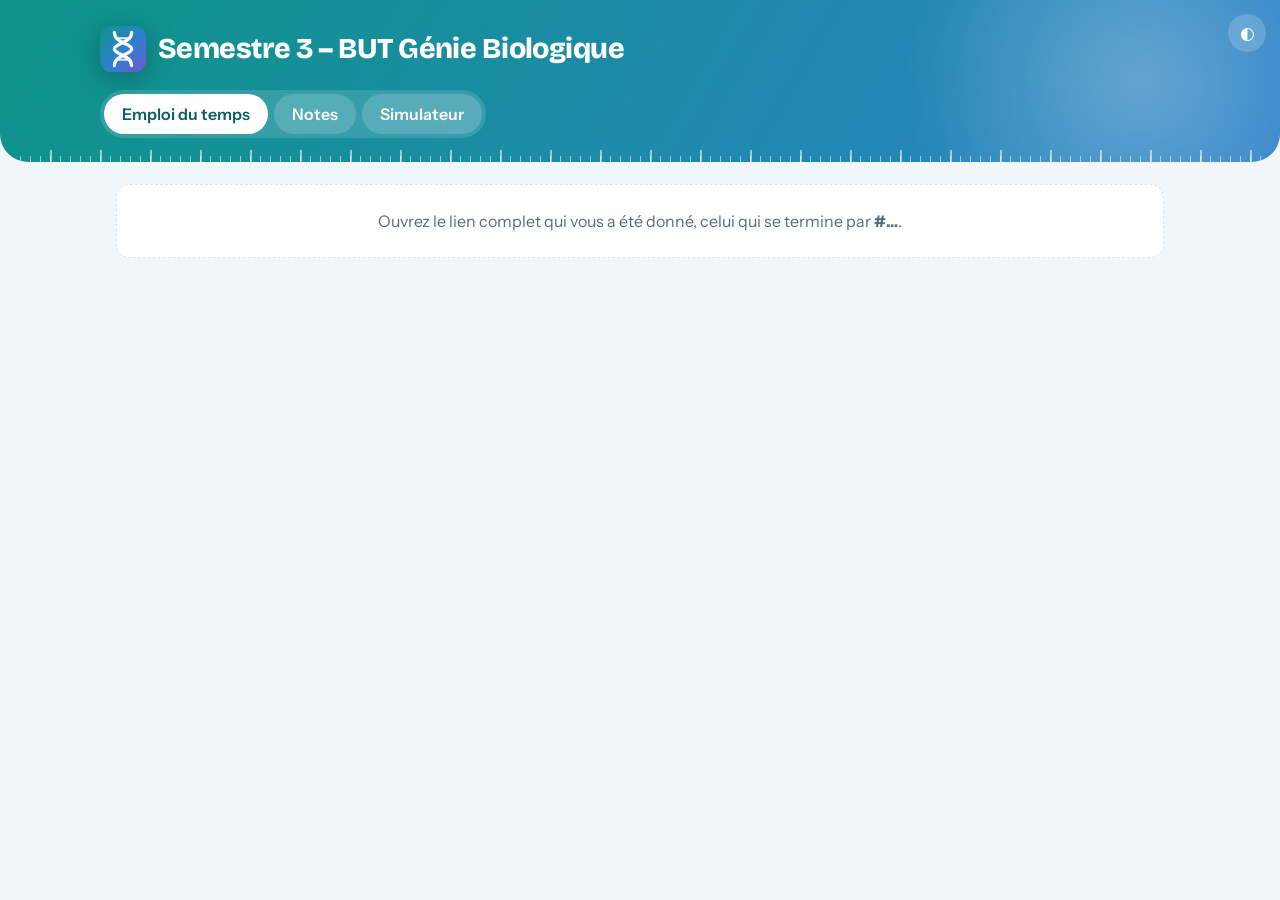
<file: index (2).html>
<!DOCTYPE html>
<html lang="fr"><head><meta charset="utf-8">
<meta name="viewport" content="width=device-width, initial-scale=1, viewport-fit=cover">
<title>Semestre 3 – Notes et emploi du temps</title>
<meta name="robots" content="noindex"><meta name="theme-color" content="#0d9488"><link rel="icon" type="image/svg+xml" href="data:image/svg+xml,<svg xmlns='http://www.w3.org/2000/svg' viewBox='0 0 64 64'><defs><linearGradient id='g' x1='0' y1='0' x2='1' y2='1'><stop offset='0' stop-color='%230d9488'/><stop offset='.55' stop-color='%232f7fd0'/><stop offset='1' stop-color='%236d5bd0'/></linearGradient></defs><rect width='64' height='64' rx='16' fill='url(%23g)'/><g fill='none' stroke='%23fff' stroke-width='4.5' stroke-linecap='round'><path d='M20 9C20 24 44 24 44 32S20 40 20 55'/><path d='M44 9C44 24 20 24 20 32S44 40 44 55'/></g><path d='M26 17h12M26 47h12' stroke='%23fff' stroke-width='3' stroke-linecap='round' opacity='.85'/></svg>"><link rel="apple-touch-icon" href="apple-touch-icon.png"><link rel="manifest" href="manifest.webmanifest">
<link rel="stylesheet" href="https://fonts.googleapis.com/css2?family=Bricolage+Grotesque:opsz,wght@12..96,600;12..96,800&family=Instrument+Sans:wght@400;500;600&display=swap">
<style>
:root{--bg:#f1f6fb;--sf:#fff;--ink:#10222f;--mut:#5a6b78;--ln:#dbe5ee;--trk:#e3ebf2;--ac:#0d8a7c;--acs:#e2f4f1;--cm:#3b6fd8;--td:#0d9488;--tp:#b9730f;--ex:#d9534f;--au:#7c5cd6;--g1:#0d9488;--g2:#2f7fd0;--g3:#6d5bd0;--ph:60px;
box-sizing:border-box;padding-top:env(safe-area-inset-top,0px);padding-bottom:env(safe-area-inset-bottom,0px);color-scheme:light}
@media (prefers-color-scheme:dark){:root:not([data-theme="light"]){--bg:#0c1722;--sf:#132432;--ink:#e7f0f6;--mut:#9bb0be;--ln:#233a4a;--trk:#1c3141;--ac:#4fd1b6;--acs:#143a40;--cm:#8db4ee;--td:#4fd1b6;--tp:#f0bd62;--ex:#ff8d84;--au:#b9a8f2;--g1:#0b6b62;--g2:#1f5ea0;--g3:#4c3fa0;color-scheme:dark}}
:root[data-theme="dark"]{--bg:#0c1722;--sf:#132432;--ink:#e7f0f6;--mut:#9bb0be;--ln:#233a4a;--trk:#1c3141;--ac:#4fd1b6;--acs:#143a40;--cm:#8db4ee;--td:#4fd1b6;--tp:#f0bd62;--ex:#ff8d84;--au:#b9a8f2;--g1:#0b6b62;--g2:#1f5ea0;--g3:#4c3fa0;color-scheme:dark}
html{scroll-padding-top:env(safe-area-inset-top,0px)}
*{box-sizing:border-box}body{margin:0;background:var(--bg);color:var(--ink);font:400 16px/1.5 "Instrument Sans",system-ui,sans-serif}
.hero{position:relative;background:linear-gradient(120deg,var(--g1),var(--g2),var(--g3));background-size:220% 220%;animation:drift 18s ease-in-out infinite alternate;color:#fff;border-radius:0 0 28px 28px;padding:26px 16px 0;overflow:hidden}
.hero::after{content:"";position:absolute;left:0;right:0;bottom:0;height:12px;background:repeating-linear-gradient(90deg,rgba(255,255,255,.55) 0 1px,transparent 1px 10px),repeating-linear-gradient(90deg,rgba(255,255,255,.55) 0 2px,transparent 2px 50px);background-size:100% 6px,100% 12px;background-repeat:no-repeat;background-position:0 100%}
.in{max-width:1080px;margin:0 auto}
h1{font:800 1.8rem/1.1 "Bricolage Grotesque",sans-serif;margin:0 0 4px;letter-spacing:-.02em;animation:up .6s both}
.sub{margin:0 0 18px;font-size:.92rem;opacity:.88;animation:up .6s .08s both}
.tabs{display:flex;gap:6px;padding-bottom:22px}
.tabs button{font:inherit;font-weight:600;background:rgba(255,255,255,.16);color:#fff;border:0;border-radius:999px;padding:8px 18px;cursor:pointer;transition:background .2s,color .2s}
.tabs button:hover{background:rgba(255,255,255,.28)}.tabs button[aria-selected=true]{background:#fff;color:#0b5f63}
button:focus-visible,.clk:focus-visible{outline:3px solid var(--au);outline-offset:2px}
main{max-width:1080px;margin:0 auto;padding:22px 16px 56px}#p2,#p3{max-width:780px;margin:0 auto}
.bar{display:flex;align-items:center;gap:8px;margin-bottom:14px;flex-wrap:wrap}
.bar h2{flex:1;font:600 1.15rem "Bricolage Grotesque",sans-serif;margin:0;min-width:150px}
.bar button{font:inherit;background:var(--sf);color:var(--ink);border:1px solid var(--ln);border-radius:999px;padding:6px 14px;cursor:pointer;transition:border-color .2s,color .2s}
.bar button:hover{border-color:var(--ac);color:var(--ac)}
.strip{display:none;gap:6px;overflow-x:auto;margin-bottom:12px;padding-bottom:4px}
.dp{flex:1;min-width:48px;font:inherit;background:var(--sf);border:1px solid var(--ln);border-radius:14px;padding:6px 0;cursor:pointer;color:var(--ink);display:grid;justify-items:center;gap:0;transition:background .2s,color .2s}
.dp small{color:var(--mut);text-transform:capitalize}.dp b{font:800 1.15rem "Bricolage Grotesque",sans-serif}.dp i{width:5px;height:5px;border-radius:50%;background:var(--ac);margin-top:2px}.dp i.z{background:transparent}
.dp.on{background:linear-gradient(135deg,var(--g1),var(--g2));color:#fff;border-color:transparent}.dp.on small{color:#fff}.dp.on i{background:#fff}.dp.on i.z{background:transparent}
.wk{display:grid;grid-template-columns:44px repeat(var(--nd),minmax(0,1fr));gap:0 8px}
.gut{position:relative;margin-top:44px;height:calc(var(--hrs)*var(--ph))}.gut span{position:absolute;right:4px;top:calc(var(--k)*var(--ph));transform:translateY(-50%);font-size:.75rem;color:var(--mut);font-variant-numeric:tabular-nums}
.col{min-width:0}.col>h3{height:36px;margin:0 0 8px;font:600 .95rem "Bricolage Grotesque",sans-serif;text-transform:capitalize;display:flex;align-items:center;justify-content:center;border-radius:999px;color:var(--mut)}
.col.today>h3{background:var(--ac);color:var(--bg)}
.tl{position:relative;height:calc(var(--hrs)*var(--ph));border-radius:14px;background:repeating-linear-gradient(to bottom,var(--ln) 0 1px,transparent 1px var(--ph)),color-mix(in srgb,var(--sf) 60%,transparent)}
.now{position:absolute;left:-4px;right:0;height:2px;background:var(--ex);z-index:3}.now::before{content:"";position:absolute;left:0;top:-4px;width:10px;height:10px;border-radius:50%;background:var(--ex)}
.ev{position:absolute;top:calc(var(--t)*var(--ph) + 1px);height:calc(var(--d)*var(--ph) - 2px);min-height:26px;left:calc(var(--l)/var(--n)*100% + 2px);width:calc(100%/var(--n) - 4px);overflow:hidden;padding:6px 8px;border-radius:10px;font-size:.82rem;line-height:1.25;background:color-mix(in srgb,var(--k) 13%,var(--sf));border:1px solid color-mix(in srgb,var(--k) 30%,var(--ln));border-left:4px solid var(--k);animation:up .5s both;animation-delay:calc(var(--i)*35ms);transition:box-shadow .2s,transform .2s}
.ev:hover{z-index:4;overflow:visible;box-shadow:0 8px 20px color-mix(in srgb,var(--k) 28%,transparent);transform:translateY(-1px)}
.ev .tm{font-weight:600;font-variant-numeric:tabular-nums;color:var(--k);font-size:.75rem}.ev .t{font-weight:600}.ev .m{color:var(--mut);font-size:.76rem}
.ev.ex{background:color-mix(in srgb,var(--ex) 16%,var(--sf))}
.k-CM{--k:var(--cm)}.k-TD{--k:var(--td)}.k-TP{--k:var(--tp)}.k-EX{--k:var(--ex)}.k-AU{--k:var(--au)}.k-{--k:var(--mut)}
.lg{display:flex;gap:6px 14px;flex-wrap:wrap;margin-top:14px;font-size:.82rem;color:var(--mut)}.lg span::before{content:"";display:inline-block;width:10px;height:10px;border-radius:3px;background:var(--k);margin-right:6px}
.empty{color:var(--mut);padding:24px;text-align:center;background:var(--sf);border:1px dashed var(--ln);border-radius:14px}
.ues{display:grid;grid-template-columns:repeat(auto-fit,minmax(200px,1fr));gap:12px;margin-bottom:22px}
.ue{background:var(--sf);border:1px solid var(--ln);border-radius:18px;padding:14px 16px;animation:up .5s both;animation-delay:calc(var(--n)*70ms)}
.un{font-weight:600;color:var(--mut);font-size:.88rem}.uv{display:flex;align-items:baseline;gap:4px;margin:2px 0 10px}.uv b{font:800 2.3rem/1 "Bricolage Grotesque",sans-serif;font-variant-numeric:tabular-nums;letter-spacing:-.02em}.uv span{color:var(--mut);font-weight:600}
.gw{position:relative}.gb{position:relative;height:10px;border-radius:6px;background:var(--trk);overflow:hidden}
.gb i{position:absolute;inset:0 auto 0 0;width:var(--w);background:linear-gradient(90deg,var(--g1),var(--g2),var(--g3));transform-origin:left;animation:fill 1s .15s ease-out both}
.gb::after{content:"";position:absolute;inset:0;background:repeating-linear-gradient(90deg,transparent 0 calc(5% - 1.5px),var(--sf) calc(5% - 1.5px) 5%)}
.gw s{position:absolute;left:50%;top:-3px;bottom:-3px;width:2px;margin-left:-1px;background:color-mix(in srgb,var(--ink) 50%,transparent);border-radius:2px}
.sc{display:flex;justify-content:space-between;font-size:.72rem;color:var(--mut);margin-top:3px;font-variant-numeric:tabular-nums}
details{background:var(--sf);border:1px solid var(--ln);border-radius:16px;margin-bottom:8px;padding:0 14px;transition:box-shadow .2s}
details[open]{box-shadow:0 8px 22px color-mix(in srgb,var(--ac) 12%,transparent)}
summary{cursor:pointer;padding:12px 0;display:flex;justify-content:space-between;align-items:center;gap:12px;font-weight:600;list-style:none}summary::-webkit-details-marker{display:none}
.rv{font:800 1rem "Bricolage Grotesque",sans-serif;font-variant-numeric:tabular-nums;color:var(--ac);background:var(--acs);padding:1px 12px;border-radius:999px;white-space:nowrap}.rv small{font-weight:600;opacity:.7}.rv.off{font:500 .82rem "Instrument Sans";color:var(--mut);background:var(--trk)}
.row{padding:9px 6px;border-top:1px solid var(--ln);border-radius:10px}.rt{display:flex;justify-content:space-between;gap:12px;font-size:.92rem;margin-bottom:6px}.rt i{color:var(--mut);font-style:normal}.rt b{font:800 1rem "Bricolage Grotesque",sans-serif;white-space:nowrap}.rt b small{color:var(--mut);font-weight:600}.rt em{font-style:normal;color:var(--mut);font-size:.85rem}
.row.p{padding:7px 6px}.row.p .rt{margin:0}
.clk{cursor:pointer;transition:background .2s}.clk:hover{background:var(--acs)}
.st{padding:12px 14px 10px;background:var(--acs);border-radius:14px;margin:2px 0 8px;animation:up .3s both}
.ch{display:flex;gap:8px;flex-wrap:wrap;font-size:.85rem}.ch span{padding:2px 10px;border-radius:999px;background:var(--sf)}.ch b{font-variant-numeric:tabular-nums}.ch .g b{color:var(--td)}.ch .r b{color:var(--ex)}.ch .b b{color:var(--cm)}
.ru{position:relative;height:60px;margin:6px 6px 0}.ru .tr{position:absolute;top:24px;left:0;right:0;height:10px;border-radius:6px;background:var(--sf);overflow:hidden}
.ru .tr::after{content:"";position:absolute;inset:0;background:repeating-linear-gradient(90deg,transparent 0 calc(5% - 1.5px),var(--acs) calc(5% - 1.5px) 5%)}
.ru .bd{position:absolute;top:0;height:100%;background:color-mix(in srgb,var(--cm) 45%,transparent);animation:fill .7s ease-out both;transform-origin:left}
.ru u{position:absolute;top:20px;width:3px;height:18px;margin-left:-1px;background:var(--cm);border-radius:2px;text-decoration:none}
.ru em{position:absolute;top:0;margin-left:-20px;width:40px;text-align:center;font:600 .72rem "Instrument Sans";font-style:normal;color:var(--ac)}.ru em::after{content:"";display:block;width:12px;height:12px;margin:3px auto 0;border-radius:50%;background:var(--ac);border:2px solid var(--acs)}
.ru s{position:absolute;top:42px;transform:translateX(-50%);font-size:.72rem;color:var(--mut);font-variant-numeric:tabular-nums;text-decoration:none}
.note{color:var(--mut);font-size:.85rem;margin-top:16px}
.up{display:grid;gap:12px;grid-template-columns:repeat(auto-fit,minmax(270px,1fr));margin-bottom:18px}.uc{background:color-mix(in srgb,var(--k,var(--mut)) 10%,var(--sf));border:1px solid color-mix(in srgb,var(--k,var(--mut)) 28%,var(--ln));border-radius:18px;padding:14px 16px;animation:up .5s both}.ul{font-size:.82rem;font-weight:600;color:var(--k)}.ub{font:800 1.8rem/1.1 "Bricolage Grotesque",sans-serif;margin:2px 0 6px}.ut{font-weight:600}.um{color:var(--mut);font-size:.86rem}.xr{display:flex;justify-content:space-between;gap:10px;align-items:center;padding:6px 0;border-top:1px solid color-mix(in srgb,var(--k) 20%,transparent);font-size:.9rem}.xr i{display:block;font-style:normal;color:var(--mut);font-size:.78rem}.xr b{font:800 1.05rem "Bricolage Grotesque",sans-serif;color:var(--k);white-space:nowrap}
.card{background:var(--sf);border:1px solid var(--ln);border-radius:18px;padding:16px;margin-bottom:18px;animation:up .5s both}.card h2{font:800 1.15rem "Bricolage Grotesque",sans-serif;margin:0 0 10px}.pg{display:flex;justify-content:space-between;margin-bottom:6px;font-size:.9rem;color:var(--mut)}.pg b{color:var(--ink)}.bs{margin:12px 0 4px;font-size:.92rem}
.bl{display:grid;grid-template-columns:minmax(0,1.3fr) minmax(0,1fr) 56px;gap:10px;align-items:center;padding:8px 0;border-top:1px solid var(--ln)}.bt span{display:block;font-weight:600;font-size:.88rem}.bt i{font-style:normal;color:var(--mut);font-size:.78rem}
.dv{position:relative;height:10px;background:var(--trk);border-radius:6px}.dv::before{content:"";position:absolute;left:50%;top:-3px;bottom:-3px;width:2px;margin-left:-1px;background:color-mix(in srgb,var(--ink) 40%,transparent)}.dv i{position:absolute;top:0;height:100%;width:var(--w);border-radius:6px;animation:fill .8s ease-out both}.dv i.po{left:50%;background:var(--td);transform-origin:left}.dv i.ne{right:50%;background:var(--tp);transform-origin:right}.bl b{font:800 .95rem "Bricolage Grotesque",sans-serif;text-align:right;font-variant-numeric:tabular-nums}.bl b.po{color:var(--td)}.bl b.ne{color:var(--tp)}
label{display:block;font-weight:600;font-size:.88rem;margin:14px 0 4px}select,input[type=number]{font:inherit;width:100%;padding:9px 12px;border-radius:12px;border:1px solid var(--ln);background:var(--bg);color:var(--ink)}.sr{display:grid;grid-template-columns:1fr 110px;gap:10px;align-items:center;margin-top:8px;font-size:.9rem}.sr i{color:var(--mut);font-style:normal}.sr input{text-align:center}.res{margin-top:16px;padding:14px 16px;border-radius:14px;background:var(--acs)}.res b{font:800 1.5rem "Bricolage Grotesque",sans-serif;color:var(--ac)}
@media(max-width:480px){.bl{grid-template-columns:minmax(0,1fr) 56px}.bt{grid-column:1/-1}}
@keyframes up{from{opacity:0;transform:translateY(10px)}}@keyframes fill{from{transform:scaleX(0)}}@keyframes drift{to{background-position:100% 100%}}
@media(max-width:760px){.strip{display:flex}.col>h3{display:none}.col{display:none}.col.on{display:block}.wk{grid-template-columns:40px minmax(0,1fr)}.gut{margin-top:0}.ev{font-size:.88rem}}
@media(prefers-reduced-motion:reduce){*{animation:none!important;transition:none!important}}

.hero::before{content:"";position:absolute;top:-180px;right:-120px;width:520px;height:520px;background:radial-gradient(circle,rgba(255,255,255,.28),transparent 65%);filter:blur(10px);animation:float 14s ease-in-out infinite alternate;pointer-events:none}
.brand{display:flex;align-items:center;gap:12px;margin-bottom:4px}.brand svg{width:46px;height:46px;flex:none;filter:drop-shadow(0 6px 14px rgba(0,0,0,.25));animation:float 6s ease-in-out infinite alternate}.brand h1{margin:0}
.th{position:absolute;top:14px;right:14px;z-index:2;width:38px;height:38px;border-radius:50%;border:0;background:rgba(255,255,255,.18);color:#fff;font-size:1.05rem;cursor:pointer;backdrop-filter:blur(8px);transition:background .2s}.th:hover{background:rgba(255,255,255,.3)}
.tabs{background:rgba(255,255,255,.14);backdrop-filter:blur(12px);border-radius:999px;padding:4px;width:max-content;max-width:100%;margin-bottom:24px}
.gl{position:relative;overflow:hidden}.gl::after{content:"";position:absolute;inset:0;pointer-events:none;opacity:0;transition:opacity .3s;background:radial-gradient(260px circle at var(--mx,50%) var(--my,50%),color-mix(in srgb,var(--g2) 18%,transparent),transparent 70%)}.gl:hover::after{opacity:1}
.ue,.card,.ev,details{box-shadow:0 6px 22px color-mix(in srgb,var(--g2) 8%,transparent)}.ue{transition:transform .25s}.ue:hover{transform:translateY(-3px)}
.l3{margin-bottom:22px}.l3 h2{font:800 1.3rem "Bricolage Grotesque",sans-serif;margin:0 0 12px}
.lg3{display:grid;grid-template-columns:repeat(auto-fit,minmax(210px,1fr));gap:14px}
.nc{background:linear-gradient(var(--sf),var(--sf)) padding-box,linear-gradient(135deg,var(--g1),var(--g2),var(--g3)) border-box;border:2px solid transparent;border-radius:20px;padding:16px;box-shadow:0 10px 30px color-mix(in srgb,var(--g2) 16%,transparent);animation:pop .6s cubic-bezier(.2,.9,.3,1.2) both;animation-delay:calc(var(--n)*110ms);transition:transform .25s}.nc:hover{transform:translateY(-4px)}
.nr{color:var(--mut);font-weight:600;font-size:.85rem}.nv{display:flex;align-items:baseline;gap:4px;margin:4px 0 10px}.nv b{font:800 3rem/1 "Bricolage Grotesque",sans-serif;letter-spacing:-.03em;background:linear-gradient(120deg,var(--g1),var(--g3));-webkit-background-clip:text;background-clip:text;color:transparent}.nv span{color:var(--mut);font-weight:600}.nn{margin-top:8px;font-weight:600;font-size:.92rem}
.newb{position:absolute;top:12px;right:12px;z-index:1;font-size:.7rem;font-weight:700;color:#fff;background:linear-gradient(120deg,var(--g1),var(--g3));padding:2px 10px;border-radius:999px}
.tools{display:flex;flex-wrap:wrap;gap:10px 14px;align-items:center;margin-bottom:14px}.sm{color:var(--mut);font-size:.92rem}.sm b{color:var(--ink)}.fl{display:flex;gap:6px;flex-wrap:wrap;flex:1}
.fc{font:inherit;font-size:.85rem;background:var(--sf);color:var(--mut);border:1px solid var(--ln);border-radius:999px;padding:4px 12px;cursor:pointer;transition:all .2s}.fc.on{background:var(--ac);color:var(--bg);border-color:transparent}
.ag{font-size:.85rem;font-weight:600;color:var(--ac);text-decoration:none;border:1px solid var(--ac);border-radius:999px;padding:4px 12px}.ag:hover{background:var(--acs)}
.sk{display:grid;gap:12px}.sk i{height:84px;border-radius:18px;background:linear-gradient(90deg,var(--trk),var(--sf),var(--trk));background-size:200% 100%;animation:sh 1.4s linear infinite}
@keyframes pop{from{opacity:0;transform:translateY(16px) scale(.96)}}@keyframes float{to{transform:translate(-24px,18px)}}@keyframes sh{to{background-position:-200% 0}}
.l3{--rd:#e03a3e;--rd2:#ff6a5c}
@media (prefers-color-scheme:dark){:root:not([data-theme="light"]) .l3{--rd:#ff6b6b;--rd2:#ff9a8a}}
:root[data-theme="dark"] .l3{--rd:#ff6b6b;--rd2:#ff9a8a}
.l3 h2{color:var(--rd)}
.nc{background:linear-gradient(color-mix(in srgb,var(--rd) 9%,var(--sf)),color-mix(in srgb,var(--rd) 9%,var(--sf))) padding-box,linear-gradient(135deg,var(--rd),var(--rd2)) border-box;box-shadow:0 10px 30px color-mix(in srgb,var(--rd) 26%,transparent)}
.nv b{background:linear-gradient(120deg,var(--rd),var(--rd2));-webkit-background-clip:text;background-clip:text;color:transparent}
.newb{background:linear-gradient(120deg,var(--rd),var(--rd2))}
.nc .gb i{background:linear-gradient(90deg,var(--rd2),var(--rd))}
.nc.gl::after{background:radial-gradient(260px circle at var(--mx,50%) var(--my,50%),color-mix(in srgb,var(--rd) 20%,transparent),transparent 70%)}
</style></head><body>
<header class="hero"><button id="th" class="th" aria-label="Changer de thème">◐</button><div class="in"><div class="brand"><svg xmlns="http://www.w3.org/2000/svg" viewBox="0 0 64 64"><defs><linearGradient id="lg" x1="0" y1="0" x2="1" y2="1"><stop offset="0" stop-color="#0d9488"/><stop offset=".55" stop-color="#2f7fd0"/><stop offset="1" stop-color="#6d5bd0"/></linearGradient></defs><rect width="64" height="64" rx="16" fill="url(#lg)"/><g fill="none" stroke="#fff" stroke-width="4.5" stroke-linecap="round"><path d="M20 9C20 24 44 24 44 32S20 40 20 55"/><path d="M44 9C44 24 20 24 20 32S44 40 44 55"/></g><path d="M26 17h12M26 47h12" stroke="#fff" stroke-width="3" stroke-linecap="round" opacity=".85"/></svg><h1>Semestre 3 – BUT Génie Biologique</h1></div><p class="sub" id="maj"></p>
<div class="tabs" role="tablist"><button role="tab" id="t1" aria-selected="true">Emploi du temps</button><button role="tab" id="t2" aria-selected="false">Notes</button><button role="tab" id="t3" aria-selected="false">Simulateur</button></div></div></header>
<main><div id="ld" class="sk"><i></i><i></i><i></i></div><section id="p1"></section><section id="p2" hidden></section><section id="p3" hidden></section></main>
<script>
const UE=["UE 3.1", "UE 3.2", "UE 3.3", "UE 3.4", "UE 3.5"];
const COEF={"R3.01":{"UE 3.1":7},"R3.02":{"UE 3.1":12},"R3.03":{"UE 3.2":13},"R3.04":{"UE 3.2":6},"R3.05":{"UE 3.1":2,"UE 3.2":2,"UE 3.3":3,"UE 3.4":3,"UE 3.5":3},"R3.06":{"UE 3.1":2,"UE 3.2":2,"UE 3.3":3,"UE 3.4":3,"UE 3.5":3},"R3.07":{"UE 3.1":1,"UE 3.2":1,"UE 3.3":1,"UE 3.4":1,"UE 3.5":1},"R3.08":{"UE 3.3":11},"R3.09":{"UE 3.3":8},"R3.10":{"UE 3.3":10},"R3.11":{"UE 3.4":8},"R3.12":{"UE 3.4":8},"R3.13":{"UE 3.4":8},"R3.14":{"UE 3.4":5},"R3.15":{"UE 3.5":13},"R3.16":{"UE 3.5":12},"R3.17":{"UE 3.5":17},"R3.18":{"UE 3.5":11},"SAE 3.1":{"UE 3.1":16,"UE 3.2":16},"SAE 3.2":{"UE 3.3":24,"UE 3.5":40},"SAE 3.3":{"UE 3.4":24}};
const GID=371376160;
const msg=t=>{document.querySelector('main').innerHTML='<div class="empty">'+t+'</div>'};
function csv(t){const R=[];let r=[],c='',q=false;for(let i=0;i<t.length;i++){const ch=t[i];
 if(q){if(ch==='"'){if(t[i+1]==='"'){c+='"';i++}else q=false}else c+=ch}
 else if(ch==='"')q=true;else if(ch===','){r.push(c);c=''}else if(ch==='\n'){r.push(c);R.push(r);r=[];c=''}else if(ch!=='\r')c+=ch}
 if(c||r.length){r.push(c);R.push(r)}return R}
const num=x=>{const v=parseFloat(String(x||'').replace(/\s/g,'').replace(',','.'));return isNaN(v)?null:v};
const dt=x=>{x=String(x||'').trim();let m=x.match(/^(\d{4})-(\d\d)-(\d\d)/);if(m)return m[1]+'-'+m[2]+'-'+m[3];m=x.match(/^(\d{1,2})\/(\d{1,2})\/(\d{4})/);return m?m[3]+'-'+m[2].padStart(2,'0')+'-'+m[1].padStart(2,'0'):''};let K=0;
document.getElementById('th').onclick=()=>{const r=document.documentElement,d=(r.dataset.theme||(matchMedia('(prefers-color-scheme:dark)').matches?'dark':'light'))==='dark'?'light':'dark';r.dataset.theme=d;try{localStorage.setItem('th',d)}catch(e){}};
try{const s=localStorage.getItem('th');if(s)document.documentElement.dataset.theme=s}catch(e){}
document.addEventListener('pointermove',e=>{const g=e.target.closest&&e.target.closest('.gl');if(g){const r=g.getBoundingClientRect();g.style.setProperty('--mx',e.clientX-r.left+'px');g.style.setProperty('--my',e.clientY-r.top+'px')}});
function res(rows){const M=new Map();rows.slice(1).forEach(r=>{if(!r[0]||!r[1])return;let o=M.get(r[0]);
 if(!o){const k=(r[0].match(/^(R3\.\d\d|SAE 3\.\d)/)||[''])[0];o={n:r[0],e:[],c:COEF[k]||{}};M.set(r[0],o)}
 const s=[num(r[4]),num(r[5]),num(r[6])],st=s.every(x=>x!=null)?s:null;
 if(r[1]==='Moyenne provisoire'){o.ms=st;return}
 o.e.push({n:r[1],p:num(r[2])||0,v:num(r[3]),s:st,d:dt(r[7]),k:++K})});return[...M.values()]}
function ics(t){t=t.replace(/\r?\n[ \t]/g,'');const f=new Intl.DateTimeFormat('sv-SE',{timeZone:'Europe/Paris',year:'numeric',month:'2-digit',day:'2-digit',hour:'2-digit',minute:'2-digit',hourCycle:'h23'});
 const pd=z=>{const m=z.match(/(\d{4})(\d\d)(\d\d)T(\d\d)(\d\d)(\d\d)(Z?)/);if(!m)return'';return f.format(m[7]?new Date(Date.UTC(+m[1],m[2]-1,+m[3],+m[4],+m[5],+m[6])):new Date(+m[1],m[2]-1,+m[3],+m[4],+m[5])).replace(' ','T')};
 return t.split('BEGIN:VEVENT').slice(1).map(b=>{const g=k=>{const m=b.match(new RegExp('^'+k+'[^:\\n]*:(.*)$','m'));return m?m[1].trim().replace(/\\,/g,',').replace(/\\n/g,'\n'):''};
  const P=g('DESCRIPTION').split('\n').map(x=>x.trim()).filter(x=>x&&!/^\(Exported/.test(x)&&!['C2','CD2','BUT GB2'].includes(x)&&!/^[A-Z]{1,3}\d$/.test(x));
  return{s:pd(g('DTSTART')),e:pd(g('DTEND')),t:g('SUMMARY'),r:g('LOCATION'),p:(P[0]||'').toLowerCase().replace(/(^|[\s-])(\S)/g,(a,x,y)=>x+y.toUpperCase())}}).filter(e=>e.s&&e.e).sort((a,b)=>a.s<b.s?-1:1)}
(async()=>{let key=location.hash.slice(1),D;
 try{if(key)localStorage.setItem('k',key);else key=localStorage.getItem('k')||''}catch(e){}
 if(!key)return msg('Ouvrez le lien complet qui vous a été donné, celui qui se termine par <b>#…</b>.');
 try{const ok=r=>{if(!r.ok)throw 0;return r.text()};
  const [a,b]=await Promise.all([fetch('https://docs.google.com/spreadsheets/d/e/'+encodeURIComponent(key)+'/pub?gid='+GID+'&single=true&output=csv').then(ok),fetch('ADECal.ics').then(ok)]);
  D={ev:ics(b),ue:UE,res:res(csv(a)),maj:new Date().toISOString().slice(0,10)};if(!D.ev.length||!D.res.length)throw 0}
 catch(e){return msg('Impossible de charger les données. Vérifiez que l’onglet « Site » est publié sur le web et que le lien est complet.')}
 boot(D)})();
function boot(D){document.getElementById('ld')?.remove();
const $=s=>document.querySelector(s),fr=n=>n.toFixed(2).replace('.',',');
const mj=new Date(D.maj+'T12:00');$('#maj').textContent='À jour au '+mj.toLocaleDateString('fr-FR',{day:'numeric',month:'long',year:'numeric'});
const kind=t=>/[ée]crit/i.test(t)?'EX':/\bCM\b/.test(t)?'CM':/\bTD\b/.test(t)?'TD':/\bTP\d?\b/.test(t)?'TP':/autonomie/i.test(t)?'AU':'';
const lab={EX:'Examen',CM:'Cours',TD:'TD',TP:'TP',AU:'Autonomie'};
const mon=d=>{d=new Date(d);d.setHours(12,0,0,0);d.setDate(d.getDate()-((d.getDay()+6)%7));return d};
const iso=d=>d.getFullYear()+'-'+String(d.getMonth()+1).padStart(2,'0')+'-'+String(d.getDate()).padStart(2,'0');
const hr=s=>+s.slice(11,13)+s.slice(14,16)/60,esc=s=>s.replace(/&/g,'&amp;').replace(/</g,'&lt;');
const first=mon(D.ev[0].s),last=mon(D.ev[D.ev.length-1].s);
let wk=mon(new Date());if(wk<first)wk=first;if(wk>last)wk=last;let sel=null,flt=null;
function lay(L){let cl=[],end=0,out=[];const fl=()=>{const n=Math.max(...cl.map(e=>e.l))+1;cl.forEach(e=>e.n=n);out.push(...cl);cl=[];end=0};
 L.forEach(e=>{if(cl.length&&e.a>=end)fl();const u=cl.filter(x=>x.b>e.a).map(x=>x.l);let l=0;while(u.includes(l))l++;e.l=l;cl.push(e);end=Math.max(end,e.b)});if(cl.length)fl();return out}
function plan(){
 const days=[...Array(7)].map((_,i)=>{const x=new Date(wk);x.setDate(x.getDate()+i);return x});
 const per=days.map(d=>D.ev.filter(e=>e.s.slice(0,10)===iso(d)).filter(e=>!flt||kind(e.t)===flt).map(e=>({...e,a:hr(e.s),b:hr(e.e)})));
 const nd=per[6].length?7:6,W=per.slice(0,nd),all=W.flat();
 const f=d=>d.toLocaleDateString('fr-FR',{day:'numeric',month:'long'}),td=iso(new Date());
 let h=up()+tools(days)+'<div class="bar"><button id="pv" aria-label="Semaine précédente">‹</button><h2>Semaine du '+f(days[0])+' au '+f(days[nd-1])+'</h2><button id="td">Aujourd’hui</button><button id="nx" aria-label="Semaine suivante">›</button></div>';
 if(!all.length){$('#p1').innerHTML=h+'<div class="empty">Pas de cours cette semaine.</div>';nav();return}
 const lo=Math.min(8,Math.floor(Math.min(...all.map(e=>e.a)))),hi=Math.max(18,Math.ceil(Math.max(...all.map(e=>e.b)))),hrs=hi-lo;
 if(sel==null||sel>=nd)sel=Math.max(0,days.findIndex(d=>iso(d)===td)<nd?days.findIndex(d=>iso(d)===td):-1);
 if(sel<0||(!W[sel].length&&days.findIndex(d=>iso(d)===td)<0))sel=Math.max(0,W.findIndex(x=>x.length));
 h+='<div class="strip">'+W.map((L,i)=>'<button class="dp'+(i===sel?' on':'')+'" data-d="'+i+'"><small>'+days[i].toLocaleDateString('fr-FR',{weekday:'short'})+'</small><b>'+days[i].getDate()+'</b><i class="'+(L.length?'':'z')+'"></i></button>').join('')+'</div>';
 h+='<div class="wk" style="--nd:'+nd+';--hrs:'+hrs+'"><div class="gut">'+[...Array(hrs)].map((_,k)=>'<span style="--k:'+k+'">'+(lo+k)+'h</span>').join('')+'</div>';
 let q=0;const now=new Date(),nh=now.getHours()+now.getMinutes()/60;
 W.forEach((L,i)=>{h+='<div class="col'+(i===sel?' on':'')+(iso(days[i])===td?' today':'')+'"><h3>'+days[i].toLocaleDateString('fr-FR',{weekday:'short',day:'numeric'})+'</h3><div class="tl">';
  lay(L).forEach(e=>{const k=kind(e.t),m=e.t.match(/^(R3\.\d\d|SAE ?3\.\d+)\s*-\s*(.*)$/);
   h+='<article class="ev k-'+k+(k==='EX'?' ex':'')+'" style="--t:'+(e.a-lo)+';--d:'+(e.b-e.a)+';--l:'+e.l+';--n:'+e.n+';--i:'+(q++)+'"><div class="tm">'+e.s.slice(11)+' – '+e.e.slice(11)+'</div><div class="t">'+esc(m?m[2]:e.t)+'</div><div class="m">'+esc([m?m[1]:'',e.r,e.p].filter(Boolean).join(' · '))+'</div></article>'});
  if(iso(days[i])===td&&nh>lo&&nh<hi)h+='<div class="now" style="top:calc('+(nh-lo)+'*var(--ph))"></div>';
  h+='</div></div>'});
 h+='</div><div class="lg">'+Object.keys(lab).map(k=>'<span class="k-'+k+'">'+lab[k]+'</span>').join('')+'</div>';
 $('#p1').innerHTML=h;nav();
 document.querySelectorAll('.dp').forEach(b=>b.onclick=()=>{sel=+b.dataset.d;plan()});
}
function nav(){document.querySelectorAll('.fc').forEach(b=>b.onclick=()=>{flt=b.dataset.f||null;sel=null;plan()});const g=v=>{wk.setDate(wk.getDate()+v);sel=null;plan()};
 $('#pv').onclick=()=>{if(wk>first)g(-7)};$('#nx').onclick=()=>{if(wk<last)g(7)};
 $('#td').onclick=()=>{wk=mon(new Date());if(wk<first)wk=first;if(wk>last)wk=last;sel=null;plan()}}
const moy=r=>{let s=0,p=0;r.e.forEach(e=>{if(e.v!=null){s+=e.v*e.p;p+=e.p}});return p?s/p:null};
const gb=v=>'<div class="gw"><div class="gb"><i style="--w:'+(v||0)*5+'%"></i></div><s></s></div>';
const rule=(v,s)=>'<div class="ru"><div class="tr"><i class="bd" style="left:'+s[1]*5+'%;width:'+Math.max(.6,(s[0]-s[1])*5)+'%"></i></div><u style="left:'+s[2]*5+'%"></u>'+[0,5,10,15,20].map(n=>'<s style="left:'+n*5+'%">'+n+'</s>').join('')+'</div>';
const rw=(l,p,v,s,main)=>{const c=s?' clk" tabindex="0" role="button" aria-expanded="false':'';
 return '<div class="row'+(v==null?' p':'')+c+'"><div class="rt"><span>'+l+(p==null?'':' <i>('+String(p).replace('.',',')+' %)</i>')+'</span>'+(v==null?'<em>à venir</em>':'<b>'+fr(v)+'<small> /20</small></b>')+'</div>'+(v==null?'':gb(v))+'</div>'+(s?'<div class="st" hidden><div class="ch"><span class="g">Meilleure note <b>'+fr(s[0])+'</b></span><span class="r">Pire note <b>'+fr(s[1])+'</b></span><span class="b">Moyenne de la promo <b>'+fr(s[2])+'</b></span></div>'+rule(v,s)+'</div>':'')};
document.addEventListener('click',e=>{const r=e.target.closest('.clk');if(r){const s=r.nextElementSibling;s.hidden=!s.hidden;r.setAttribute('aria-expanded',!s.hidden)}});
document.addEventListener('keydown',e=>{if((e.key==='Enter'||e.key===' ')&&e.target.classList.contains('clk')){e.preventDefault();e.target.click()}});
function notes(){
 const ue=D.ue.map(u=>{let s=0,c=0;D.res.forEach(r=>{const m=moy(r),k=r.c[u];if(m!=null&&k){s+=m*k;c+=k}});return c?s/c:null});
 let h='<div class="ues">'+D.ue.map((u,i)=>'<div class="ue gl" style="--n:'+i+'"><div class="un">'+u+' · moyenne provisoire</div><div class="uv"><b data-v="'+(ue[i]??'')+'">'+(ue[i]==null?'–':fr(ue[i]))+'</b><span>/20</span></div>'+gb(ue[i])+'<div class="sc"><span>0</span><span>10</span><span>20</span></div></div>').join('')+'</div>';
 h=last3()+h+prog();h+=D.res.map(r=>{const m=moy(r);return '<details'+(m==null?'':' open')+'><summary><span>'+r.n+'</span>'+(m==null?'<span class="rv off">à venir</span>':'<span class="rv">'+fr(m)+'<small> /20</small></span>')+'</summary>'+r.e.map(e=>rw(e.n,e.p,e.v,e.s)).join('')+(m==null?'':rw('<b>Moyenne provisoire</b>',null,m,r.ms))+'</details>'}).join('');
 h+='<p class="note">Appuyez sur une note pour voir les notes de la promo : meilleure, pire et moyenne. Les moyennes ne comptent que les notes déjà obtenues ; un 0,00 peut correspondre à une absence. Le trait au milieu des barres marque 10/20.</p>';
 $('#p2').innerHTML=h;
}
const nm=e=>{const m=e.t.match(/^(R3\.\d\d|SAE ?3\.\d+)\s*-\s*(.*)$/);return m?m[1]+' · '+m[2]:e.t};
function up(){const now=new Date(),E=D.ev.filter(e=>!/tiers/i.test(e.t)),day=s=>Math.round((new Date(s.slice(0,10)+'T12:00')-new Date(iso(now)+'T12:00'))/864e5),dh=m=>m>=60?Math.floor(m/60)+' h '+String(m%60).padStart(2,'0'):m+' min';
 const cur=E.find(e=>new Date(e.e)>now);let c='';
 if(cur){const ms=new Date(cur.s)-now,run=ms<=0,d=day(cur.s),m=Math.round((run?new Date(cur.e)-now:ms)/6e4);
  const w=run?'encore '+dh(m):d>=1?(d===1?'demain':'dans '+d+' jours')+' · '+cur.s.slice(11):'dans '+dh(m);
  c='<div class="uc k-'+kind(cur.t)+'"><div class="ul">'+(run?'En cours':'Prochain cours')+'</div><div class="ub">'+w+'</div><div class="ut">'+esc(nm(cur))+'</div><div class="um">'+esc([cur.s.slice(11)+' – '+cur.e.slice(11),cur.r,cur.p].filter(Boolean).join(' · '))+'</div></div>'}
 const X=E.filter(e=>kind(e.t)==='EX'&&new Date(e.e)>now).slice(0,3);
 const x=X.length?'<div class="uc k-EX"><div class="ul">Prochains examens</div>'+X.map(e=>{const d=day(e.s);return '<div class="xr"><span>'+esc(nm(e))+'<i>'+new Date(e.s).toLocaleDateString('fr-FR',{weekday:'short',day:'numeric',month:'short'})+' · '+e.s.slice(11)+'</i></span><b>'+(d<=0?'aujourd’hui':d===1?'demain':'J-'+d)+'</b></div>'}).join('')+'</div>':'';
 return c||x?'<div class="up">'+c+x+'</div>':''}
function last3(){const L=[];D.res.forEach(r=>{const c=(r.n.match(/^(R3\.\d\d|SAE 3\.\d)/)||[''])[0];r.e.forEach(e=>{if(e.v!=null)L.push({c,n:e.n,v:e.v,d:e.d||'',k:e.k||0})})});
 L.sort((a,b)=>b.d>a.d?1:b.d<a.d?-1:b.k-a.k);const T=L.slice(0,3);if(!T.length)return'';
 return '<section class="l3"><h2>Dernières notes</h2><div class="lg3">'+T.map((x,i)=>'<article class="nc gl" style="--n:'+i+'">'+(i===0?'<span class="newb">Nouveau</span>':'')+'<div class="nr">'+esc(x.c)+(x.d?' · '+new Date(x.d+'T12:00').toLocaleDateString('fr-FR',{day:'numeric',month:'short'}):'')+'</div><div class="nv"><b>'+fr(x.v)+'</b><span>/20</span></div>'+gb(x.v)+'<div class="sc"><span>0</span><span>10</span><span>20</span></div><div class="nn">'+esc(x.n)+'</div></article>').join('')+'</div></section>'}
function prog(){let n=0,t=0;D.res.forEach(r=>r.e.forEach(e=>{t++;if(e.v!=null)n++}));return '<section class="card gl"><div class="pg"><span>Évaluations notées</span><b>'+n+' / '+t+'</b></div><div class="gb"><i style="--w:'+(t?n/t*100:0)+'%"></i></div></section>'}
function tools(days){const a=iso(days[0]),b=iso(days[6]),A=D.ev.filter(e=>e.s.slice(0,10)>=a&&e.s.slice(0,10)<=b&&!/tiers/i.test(e.t)),hh=A.reduce((s,e)=>s+hr(e.e)-hr(e.s),0),ex=A.filter(e=>kind(e.t)==='EX').length;
 return '<div class="tools"><div class="sm"><b>'+A.length+'</b> cours · <b>'+String(Math.round(hh*10)/10).replace('.',',')+' h</b>'+(ex?' · <b>'+ex+'</b> examen'+(ex>1?'s':''):'')+'</div><div class="fl">'+[['','Tout'],['CM','Cours'],['TD','TD'],['TP','TP'],['EX','Examens']].map(([k,l])=>'<button class="fc'+((flt||'')===k?' on':'')+'" data-f="'+k+'">'+l+'</button>').join('')+'</div><a class="ag" href="ADECal.ics" download>Ajouter à mon agenda</a></div>'}
function sim(){
 $('#p3').innerHTML='<section class="card"><h2>Simulateur</h2><p class="bs">Choisissez une ressource et un objectif : je calcule la note moyenne qu’il faut sur les évaluations restantes.</p><label for="sr">Ressource ou SAE</label><select id="sr">'+D.res.map((r,i)=>'<option value="'+i+'">'+esc(r.n)+'</option>').join('')+'</select><label for="sg">Objectif de moyenne (/20)</label><input id="sg" type="number" min="0" max="20" step="0.5" value="10" inputmode="decimal"><div id="sl"></div><div class="res" id="so"></div></section>';
 const calc=()=>{const r=D.res[+$('#sr').value],g=parseFloat($('#sg').value),pen=r.e.filter(e=>e.v==null),en=r.e.filter(e=>e.v!=null);
  const S=en.reduce((a,e)=>a+e.v*e.p,0),Pe=en.reduce((a,e)=>a+e.p,0),Pp=pen.reduce((a,e)=>a+e.p,0);let o='';
  if(!pen.length)o='Toutes les évaluations sont notées : moyenne <b>'+fr(S/Pe)+'</b>/20.';
  else if(isNaN(g))o='Entrez un objectif.';
  else{const need=(g*(Pe+Pp)-S)/Pp;
   o=need<=0?'Objectif de '+fr(g)+' déjà atteint, quelle que soit la suite.':need>20?'Objectif de '+fr(g)+' hors de portée : il faudrait <b>'+fr(need)+'</b>/20 sur le reste.':'Pour finir à '+fr(g)+'/20, il faut en moyenne <b>'+fr(need)+'</b>/20 sur '+(pen.length>1?'les évaluations restantes':'l’évaluation restante')+'.';
   const hy=[...document.querySelectorAll('#sl input')].map((x,k)=>({v:parseFloat(x.value),p:pen[k].p})).filter(x=>!isNaN(x.v));
   if(hy.length){const P=Pe+hy.reduce((a,x)=>a+x.p,0),T=S+hy.reduce((a,x)=>a+x.v*x.p,0);o+='<br>Avec ces hypothèses, moyenne projetée : <b>'+fr(T/P)+'</b>/20.'}}
  $('#so').innerHTML=o};
 const draw=()=>{const r=D.res[+$('#sr').value];$('#sl').innerHTML=r.e.filter(e=>e.v==null).map((e,k)=>'<div class="sr"><span>'+esc(e.n)+' <i>('+String(e.p).replace('.',',')+' %)</i></span><input type="number" min="0" max="20" step="0.25" placeholder="hypothèse" inputmode="decimal"></div>').join('');calc()};
 $('#sr').onchange=draw;$('#sg').oninput=calc;$('#sl').oninput=calc;draw()}
function anim(){if(matchMedia('(prefers-reduced-motion:reduce)').matches)return;document.querySelectorAll('.uv b[data-v]').forEach(b=>{const v=parseFloat(b.dataset.v);if(isNaN(v))return;const t0=performance.now();(function f(n){const k=Math.min(1,(n-t0)/1100);b.textContent=fr(v*(1-Math.pow(1-k,3)));if(k<1)requestAnimationFrame(f)})(t0)})}
plan();notes();
[['t1','p1'],['t2','p2'],['t3','p3']].forEach(([t,p])=>$('#'+t).onclick=()=>{['t1','t2','t3'].forEach(x=>$('#'+x).setAttribute('aria-selected',x===t));['p1','p2','p3'].forEach(x=>$('#'+x).hidden=x!==p);if(t==='t2')anim()});
sim();

}
</script></body></html>
</file>
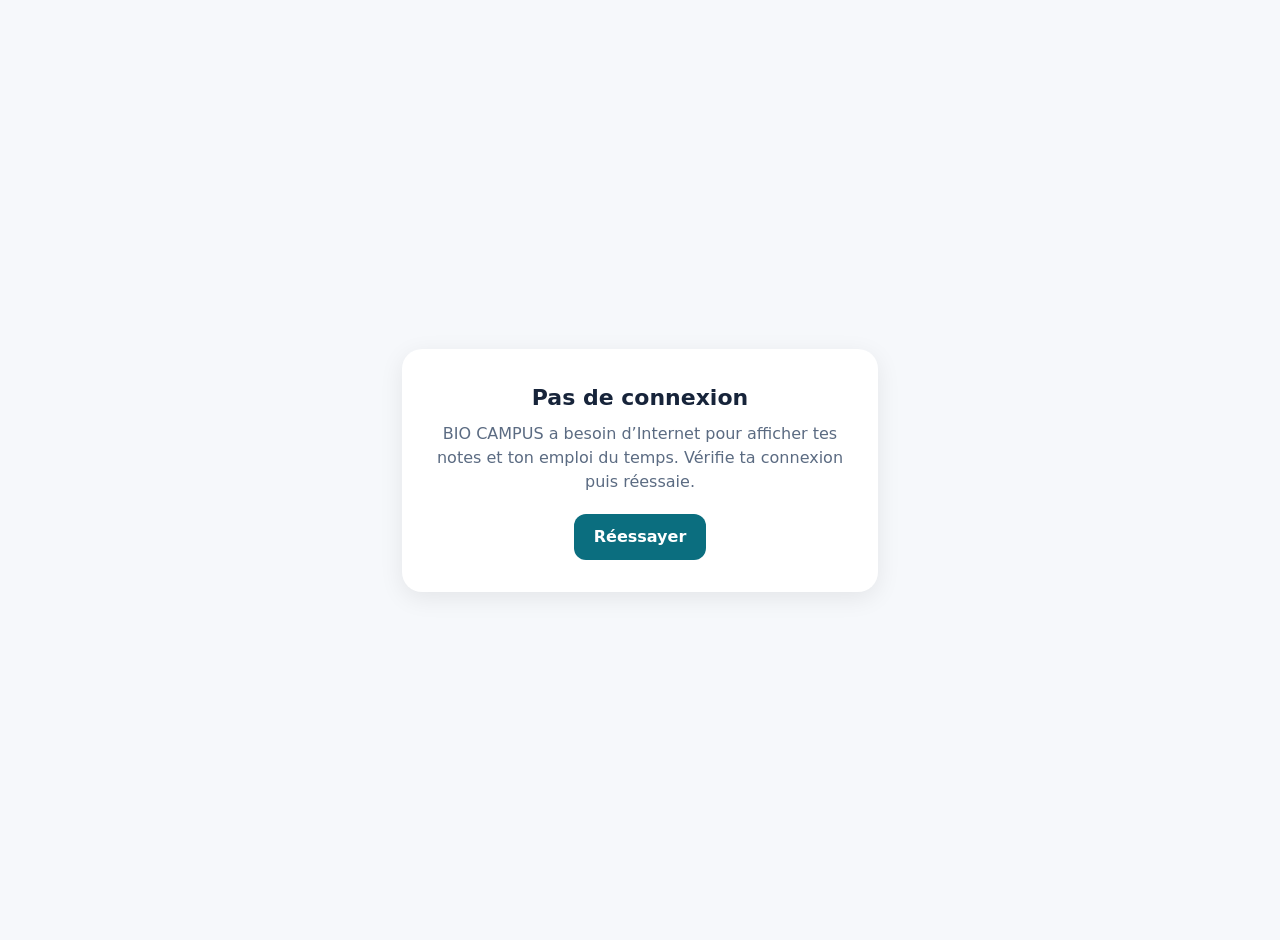
<file: offline.html>
<!doctype html>
<html lang="fr"><head><meta charset="utf-8"><meta name="viewport" content="width=device-width, initial-scale=1"><meta name="robots" content="noindex">
<title>Hors ligne · BIO CAMPUS</title>
<style>
:root{color-scheme:light dark;--bg:#F6F8FB;--card:#fff;--text:#17243A;--muted:#5B6B82;--accent:#0B6E7F}
@media (prefers-color-scheme:dark){:root{--bg:#0B1220;--card:#111C2D;--text:#F1F5F9;--muted:#94A3B8;--accent:#3CB6C8}}
body{margin:0;min-height:100vh;display:grid;place-items:center;background:var(--bg);color:var(--text);font:16px/1.5 system-ui,-apple-system,"Segoe UI",sans-serif;padding:20px}
.c{max-width:420px;background:var(--card);padding:32px 28px;border-radius:20px;text-align:center;box-shadow:0 6px 24px rgba(0,0,0,.08)}
h1{font-size:22px;margin:0 0 8px}p{color:var(--muted);margin:0 0 20px}
button{background:var(--accent);color:#fff;border:0;border-radius:12px;padding:11px 20px;font:inherit;font-weight:600;cursor:pointer}
</style></head><body><main class="c"><h1>Pas de connexion</h1><p>BIO CAMPUS a besoin d’Internet pour afficher tes notes et ton emploi du temps. Vérifie ta connexion puis réessaie.</p><button type="button" onclick="location.reload()">Réessayer</button></main></body></html>
</file>
<file: styles.css>
:root{
  color-scheme: light;
  --bg:#F6F8FB; --card:#FFFFFF; --card2:#F1F5F9; --text:#17243A; --muted:#5B6B82; --border:#E5EAF1; --border-strong:#D3DBE6;
  --accent:var(--accent-l,#0B6E7F); --on-accent:#FFFFFF;
  --cm:#1F55D6; --td:#7C3AED; --tp:#0E7490; --ex:#C42222; --auto:#56657A; --off:#56657A;
  --ok:#116B33; --warn:#9A4A06; --bad:#B01818;
  --ue1:#0F766E; --ue2:#1F55D6; --ue3:#4F46E5; --ue4:#A21CAF; --ue5:#436C0D;
  --shadow:0 1px 2px rgba(23,36,58,.05),0 6px 20px rgba(23,36,58,.05); --shadow-lg:0 20px 50px rgba(23,36,58,.22);
  --skel:#E9EEF5; --overlay:rgba(15,23,42,.45);
}
@media (prefers-color-scheme: dark){:root:not([data-theme="light"]){
  color-scheme: dark;
  --bg:#0B1220; --card:#111C2D; --card2:#172438; --text:#F1F5F9; --muted:#94A3B8; --border:#263449; --border-strong:#34445C;
  --accent:var(--accent-d,#3CB6C8); --on-accent:#06202A;
  --cm:#7DB2FF; --td:#B79CFF; --tp:#4DD4E8; --ex:#FF8A8A; --auto:#A3B2C7; --off:#A3B2C7;
  --ok:#4ADE80; --warn:#FBBF24; --bad:#F87171;
  --ue1:#2DD4BF; --ue2:#60A5FA; --ue3:#818CF8; --ue4:#E879F9; --ue5:#A3E635;
  --shadow:0 1px 2px rgba(0,0,0,.3),0 6px 20px rgba(0,0,0,.25); --shadow-lg:0 20px 50px rgba(0,0,0,.6);
  --skel:#1B2A40; --overlay:rgba(2,6,16,.65);
}}
:root[data-theme="dark"]{
  color-scheme: dark;
  --bg:#0B1220; --card:#111C2D; --card2:#172438; --text:#F1F5F9; --muted:#94A3B8; --border:#263449; --border-strong:#34445C;
  --accent:var(--accent-d,#3CB6C8); --on-accent:#06202A;
  --cm:#7DB2FF; --td:#B79CFF; --tp:#4DD4E8; --ex:#FF8A8A; --auto:#A3B2C7; --off:#A3B2C7;
  --ok:#4ADE80; --warn:#FBBF24; --bad:#F87171;
  --ue1:#2DD4BF; --ue2:#60A5FA; --ue3:#818CF8; --ue4:#E879F9; --ue5:#A3E635;
  --shadow:0 1px 2px rgba(0,0,0,.3),0 6px 20px rgba(0,0,0,.25); --shadow-lg:0 20px 50px rgba(0,0,0,.6);
  --skel:#1B2A40; --overlay:rgba(2,6,16,.65);
}
:root[data-theme="light"]{color-scheme:light}
*,*::before,*::after{box-sizing:border-box}
html{-webkit-text-size-adjust:100%;scroll-padding-top:84px}
body{margin:0;background:var(--bg);color:var(--text);font:400 15px/1.5 Inter,system-ui,-apple-system,"Segoe UI",Roboto,sans-serif;-webkit-font-smoothing:antialiased;min-height:100vh;min-height:100dvh}
h1,h2,h3,h4,p,ul,ol,dl,dd{margin:0}
ul,ol{padding:0;list-style:none}
button,input,select,textarea{font:inherit;color:inherit}
button{cursor:pointer}
a{color:var(--accent)}
.num{font-variant-numeric:tabular-nums;font-feature-settings:"tnum"}
.muted{color:var(--muted)} .small{font-size:12.5px} .ok{color:var(--ok)} .warn{color:var(--warn)}
.sr-only{position:absolute!important;width:1px;height:1px;margin:-1px;padding:0;overflow:hidden;clip:rect(0 0 0 0);white-space:nowrap;border:0}
.skip{position:absolute;left:12px;top:-60px;background:var(--accent);color:var(--on-accent);padding:10px 14px;border-radius:10px;z-index:200;text-decoration:none;font-weight:600}
.skip:focus{top:12px}
:focus-visible{outline:2.5px solid var(--accent);outline-offset:2px;border-radius:8px}
:focus:not(:focus-visible){outline:none}
.ic{flex:none;display:block}

/* ───── Coque ───── */
.app{display:grid;grid-template-columns:248px minmax(0,1fr);min-height:100vh;min-height:100dvh}
.sidebar{position:sticky;top:0;height:100vh;height:100dvh;display:flex;flex-direction:column;padding:20px 14px;border-right:1px solid var(--border);background:var(--card);gap:18px}
.brand{display:flex;align-items:center;gap:10px;padding:2px 8px}
.logo{width:36px;height:36px;flex:none}.logo.sm{width:30px;height:30px;display:none}
.brand-name{font-weight:800;letter-spacing:.06em;font-size:15px}
.sidenav{display:flex;flex-direction:column;gap:3px}
.nav-item{display:flex;align-items:center;gap:12px;padding:10px 12px;border-radius:12px;color:var(--muted);text-decoration:none;font-weight:600;font-size:14.5px;transition:background .15s,color .15s}
.nav-item:hover{background:var(--card2);color:var(--text)}
.nav-item.on{background:color-mix(in srgb,var(--accent) 13%,transparent);color:var(--accent)}
.side-foot{margin-top:auto;font-size:12px;color:var(--muted);padding:0 10px}
.col{min-width:0;display:flex;flex-direction:column}
.topbar{position:sticky;top:0;z-index:30;display:flex;align-items:center;justify-content:space-between;gap:12px;padding:10px 28px;background:color-mix(in srgb,var(--bg) 86%,transparent);backdrop-filter:saturate(1.4) blur(12px);-webkit-backdrop-filter:saturate(1.4) blur(12px);border-bottom:1px solid var(--border);min-height:60px}
.top-id{display:flex;align-items:center;gap:10px;min-width:0}
.top-text{display:flex;flex-direction:column;min-width:0}
.top-text strong{font-size:14px;letter-spacing:.04em;display:none}
.top-text span{font-size:12.5px;color:var(--muted);white-space:nowrap;overflow:hidden;text-overflow:ellipsis}
.top-actions{display:flex;align-items:center;gap:4px;flex:none}
.sync-time{font-size:12px;color:var(--muted);margin-right:8px;white-space:nowrap}
.icon-btn{display:inline-grid;place-items:center;width:40px;height:40px;border-radius:12px;border:0;background:transparent;color:var(--muted);transition:background .15s,color .15s}
.icon-btn:hover{background:var(--card2);color:var(--text)}
.icon-btn:disabled{opacity:.5}
.icon-btn.spin .ic{animation:spin 0.9s linear infinite}
@keyframes spin{to{transform:rotate(360deg)}}
main{padding:26px 28px 56px;width:100%;max-width:1320px;margin:0 auto;outline:none;display:flex;flex-direction:column;gap:18px}
.tabbar{display:none}

/* ───── Blocs ───── */
.page-head{display:flex;align-items:flex-end;justify-content:space-between;gap:12px;flex-wrap:wrap}
.page-head h1{font-size:26px;font-weight:800;letter-spacing:-.02em;line-height:1.2}
.page-sub{color:var(--muted);font-size:14px;margin-top:2px}
.page-actions{display:flex;gap:8px}
.section-title h2{font-size:17px;font-weight:700}.section-title{display:flex;flex-direction:column;gap:2px;margin-bottom:10px}
.card{background:var(--card);border:1px solid var(--border);border-radius:18px;box-shadow:var(--shadow);min-width:0}
.card-head{display:flex;align-items:flex-start;justify-content:space-between;gap:12px;padding:16px 20px 0;flex-wrap:wrap}
.card-title{display:flex;gap:11px;align-items:flex-start;min-width:0}
.card-title h2{font-size:16px;font-weight:700;line-height:1.3}
.card-sub{font-size:12.5px;color:var(--muted);margin-top:1px}
.card-ic{display:grid;place-items:center;width:32px;height:32px;border-radius:10px;background:color-mix(in srgb,var(--accent) 12%,transparent);color:var(--accent);flex:none}
.card-body{padding:16px 20px 20px}
.grid-2{display:grid;grid-template-columns:repeat(2,minmax(0,1fr));gap:18px;align-items:start}
.row-between{display:flex;align-items:center;justify-content:space-between;gap:10px;margin-bottom:10px;flex-wrap:wrap}
.btn{display:inline-flex;align-items:center;gap:7px;padding:8px 14px;border-radius:11px;border:1px solid var(--border-strong);background:var(--card);color:var(--text);font-weight:600;font-size:13.5px;text-decoration:none;transition:background .15s,border-color .15s;min-height:38px}
.btn:hover{background:var(--card2)}
.btn.primary{background:var(--accent);border-color:var(--accent);color:var(--on-accent)}
.btn.primary:hover{background:color-mix(in srgb,var(--accent) 88%,#000)}
.btn.danger{background:var(--bad);border-color:var(--bad);color:#fff}
[data-theme=dark] .btn.danger{color:#1b0a0a}
.btn:disabled{opacity:.5;cursor:not-allowed}
.link-btn{background:none;border:0;padding:0;color:var(--accent);font-weight:600;text-align:left}
.link-btn:hover{text-decoration:underline}
.link-btn.hbar-label,.link-btn.range-label{min-height:24px;display:flex;align-items:center}
.input{width:100%;padding:9px 12px;border-radius:11px;border:1px solid var(--border-strong);background:var(--card);min-height:40px}
.input:focus-visible{outline-offset:0}
.input.bad{border-color:var(--bad)}
textarea.input{resize:vertical}
.field.inline{display:flex;align-items:center;gap:8px;margin-top:12px}.field.inline>span:first-child{font-size:13px;color:var(--muted);white-space:nowrap}.target-in{max-width:100px}
.chips{display:flex;gap:8px;flex-wrap:wrap}
.chip{padding:6px 13px;border-radius:999px;border:1px solid var(--border-strong);background:var(--card);font-weight:600;font-size:13px;color:var(--text);display:inline-flex;align-items:center;gap:6px;min-height:34px}
.chip:hover{background:var(--card2)}
.chip.on{background:color-mix(in srgb,var(--c,var(--tc,var(--accent))) 14%,var(--card));border-color:var(--c,var(--tc,var(--accent)));color:var(--c,var(--tc,var(--accent)))}
.seg{display:inline-flex;background:var(--card2);padding:3px;border-radius:12px;gap:2px;flex-wrap:wrap}
.seg button{border:0;background:transparent;padding:6px 14px;border-radius:9px;font-weight:600;font-size:13.5px;color:var(--muted);display:inline-flex;align-items:center;gap:6px;min-height:34px}
.seg button.on{background:var(--card);color:var(--text);box-shadow:0 1px 3px rgba(0,0,0,.12)}
.badge{display:inline-flex;align-items:center;padding:2px 9px;border-radius:999px;font-size:12px;font-weight:700;background:var(--card2);color:var(--muted)}
.badge.ok{background:color-mix(in srgb,var(--ok) 14%,var(--card));color:var(--ok)}.badge.warn{background:color-mix(in srgb,var(--warn) 14%,var(--card));color:var(--warn)}.badge.soft{background:var(--card2)}
.t-cm{--tc:var(--cm)}.t-td{--tc:var(--td)}.t-tp{--tc:var(--tp)}.t-ex{--tc:var(--ex)}.t-auto{--tc:var(--auto)}.t-other{--tc:var(--auto)}.t-off{--tc:var(--off)}
.tbadge{display:inline-flex;align-items:center;gap:5px;padding:2px 9px 2px 7px;border-radius:999px;font-size:12px;font-weight:700;color:var(--tc);background:color-mix(in srgb,var(--tc) 12%,var(--card))}
.code{font-size:12px;font-weight:700;color:var(--muted);background:var(--card2);padding:1px 7px;border-radius:6px}
.gchip{display:inline-flex;align-items:baseline;gap:1px;padding:3px 10px;border-radius:10px;font-weight:700;font-size:14px;background:var(--card2)}
.gchip small{font-size:10.5px;font-weight:600;opacity:.75;margin-left:1px}
.gchip.ok{background:color-mix(in srgb,var(--ok) 14%,var(--card));color:var(--ok)}.gchip.warn{background:color-mix(in srgb,var(--warn) 15%,var(--card));color:var(--warn)}.gchip.none{color:var(--muted)}.gchip.sm{font-size:13px;padding:1px 8px}
.live-pill{display:inline-flex;align-items:center;gap:6px;font-size:11.5px;font-weight:700;color:var(--on-accent);background:var(--accent);padding:2px 9px;border-radius:999px}
.live-pill::before{content:"";width:6px;height:6px;border-radius:50%;background:currentColor;animation:pulse 1.6s infinite}
@keyframes pulse{50%{opacity:.35}}
.uetag{font-size:11px;font-weight:700;color:var(--c);background:color-mix(in srgb,var(--c) 12%,var(--card));padding:1px 7px;border-radius:6px;white-space:nowrap}
.note{display:flex;gap:9px;align-items:flex-start;font-size:13px;color:var(--muted);background:var(--card2);padding:10px 13px;border-radius:12px;margin-top:10px}
.note .ic{margin-top:2px;color:var(--accent)}
.note-warn{background:color-mix(in srgb,var(--warn) 11%,var(--card));color:var(--text)}.note-warn .ic{color:var(--warn)}
details.warns summary{display:flex;gap:9px;cursor:pointer;font-weight:600}details.warns ul{margin:8px 0 0 25px;list-style:disc;font-size:12.5px}
.foot-note{margin-top:4px}
.sync{display:flex;align-items:center;gap:8px;font-size:12px;color:var(--muted);padding-top:6px;flex-wrap:wrap}

/* ───── Vide / erreur / squelette ───── */
.empty{display:flex;flex-direction:column;align-items:center;text-align:center;gap:6px;padding:26px 18px;color:var(--muted)}
.empty h3{font-size:16px;color:var(--text)}.empty p{max-width:520px;font-size:14px}
.empty-ic{display:grid;place-items:center;width:52px;height:52px;border-radius:16px;background:var(--card2);color:var(--accent);margin-bottom:4px}
.empty.error .empty-ic{background:color-mix(in srgb,var(--warn) 14%,var(--card));color:var(--warn)}
.err-detail{font-size:12.5px;opacity:.9}
.empty .btn{margin-top:10px}.empty.small{padding:20px 12px}
.keyform{display:flex;gap:8px;margin-top:10px;width:100%;max-width:460px}
.skel{background:linear-gradient(100deg,var(--skel) 30%,color-mix(in srgb,var(--skel) 60%,var(--card)) 50%,var(--skel) 70%);background-size:300% 100%;animation:shimmer 1.4s infinite;border-radius:10px;height:14px}
.skel.tall{height:120px;border-radius:16px}.skel-block,.boot{display:flex;flex-direction:column;gap:14px}.skel-wrap{display:flex;flex-direction:column;gap:8px}
@keyframes shimmer{to{background-position:-100% 0}}

/* ───── Cartes de synthèse ───── */
.welcome{padding:6px 2px 0}.welcome-date{color:var(--muted);font-size:13.5px;font-weight:500}
.welcome h1{font-size:30px;font-weight:800;letter-spacing:-.025em;line-height:1.2;margin-top:2px}
.welcome-sub{margin-top:6px;color:var(--text);opacity:.85;max-width:760px}
.stat-grid{display:grid;grid-template-columns:repeat(4,minmax(0,1fr));gap:14px}
.stat{display:grid;grid-template-columns:auto 1fr;grid-template-rows:auto auto auto;column-gap:10px;row-gap:2px;align-items:center;text-align:left;padding:14px 16px;border-radius:16px;border:1px solid var(--border);background:var(--card);box-shadow:var(--shadow);min-width:0}
.stat.is-link{transition:transform .15s,border-color .15s}.stat.is-link:hover{border-color:var(--accent);transform:translateY(-1px)}
.stat-ic{grid-row:1/3;display:grid;place-items:center;width:38px;height:38px;border-radius:12px;background:color-mix(in srgb,var(--accent) 12%,transparent);color:var(--accent)}
.stat-label{font-size:12.5px;color:var(--muted);font-weight:600}
.stat-value{grid-column:1/-1;font-size:20px;font-weight:700;line-height:1.25;margin-top:6px;overflow:hidden;display:-webkit-box;-webkit-line-clamp:2;-webkit-box-orient:vertical;overflow-wrap:anywhere}
.stat-sub{grid-column:1/-1;font-size:12.5px;color:var(--muted);white-space:nowrap;overflow:hidden;text-overflow:ellipsis}
.stat.tone-ok .stat-ic{background:color-mix(in srgb,var(--ok) 14%,transparent);color:var(--ok)}
.stat.tone-warn .stat-ic{background:color-mix(in srgb,var(--warn) 14%,transparent);color:var(--warn)}
.stat.tone-ex .stat-ic{background:color-mix(in srgb,var(--ex) 13%,transparent);color:var(--ex)}
.stat.tone-live{border-color:var(--accent)}
.mini-row,.mini-grid{display:grid;grid-template-columns:repeat(4,minmax(0,1fr));gap:12px}
.mini{display:flex;gap:11px;align-items:flex-start;padding:12px 14px;border-radius:14px;background:var(--card2);min-width:0}
.mini-ic{display:grid;place-items:center;width:34px;height:34px;border-radius:10px;background:var(--card);color:var(--accent);flex:none}
.mini>div{display:flex;flex-direction:column;min-width:0}
.mini-k{font-size:12px;color:var(--muted);font-weight:600}.mini strong{font-size:18px;line-height:1.3}.mini-s{font-size:12px;color:var(--muted)}
.mini-grid{grid-template-columns:repeat(2,minmax(0,1fr))}
.hero-stats{display:grid;grid-template-columns:minmax(260px,1fr) 2fr;gap:18px;align-items:stretch}
.hero-score{background:var(--card);border:1px solid var(--border);border-radius:18px;padding:18px 20px;display:flex;flex-direction:column;gap:10px;box-shadow:var(--shadow)}
.bigscore{display:flex;align-items:baseline;gap:4px}.bigscore-v{font-size:44px;font-weight:800;letter-spacing:-.03em;line-height:1}.bigscore-d{font-size:16px;color:var(--muted);font-weight:600}
.bigscore.tone-ok .bigscore-v{color:var(--ok)}.bigscore.tone-warn .bigscore-v{color:var(--warn)}

/* ───── Jauges et graphiques ───── */
.gauge{position:relative;height:10px;border-radius:999px;background:var(--card2);overflow:visible;flex:none;width:100%;min-width:48px}
.gauge i{position:absolute;inset:0 auto 0 0;border-radius:999px;background:var(--accent);transition:width .6s cubic-bezier(.2,.7,.2,1)}
.gauge.tone-ok i{background:var(--ok)}.gauge.tone-warn i{background:var(--warn)}
.gauge-mark{position:absolute;top:-3px;bottom:-3px;width:2px;background:var(--text);opacity:.45;border-radius:2px}
.gauge-sm{height:6px}.gauge-sm .gauge-mark{top:-2px;bottom:-2px}.gauge-lg{height:14px}
.hbars{display:flex;flex-direction:column;gap:11px}
.hbar{display:grid;grid-template-columns:minmax(64px,110px) 1fr 52px;align-items:center;gap:6px 12px}
.hbar-label{font-size:13.5px;font-weight:600;white-space:nowrap;overflow:hidden;text-overflow:ellipsis}
.hbar-track{position:relative;height:12px;border-radius:999px;background:var(--card2)}
.hbar-track i{position:absolute;inset:0 auto 0 0;border-radius:999px;background:var(--bar,var(--accent));transition:width .6s cubic-bezier(.2,.7,.2,1)}
.hbar-mark{position:absolute;top:-4px;bottom:-4px;width:2px;background:var(--text);opacity:.4}
.hbar-val{text-align:right;font-weight:700}.hbar-sub{grid-column:2/-1;font-size:12px;color:var(--muted);margin-top:-6px}
.chart-wrap{position:relative}.chart{width:100%;height:auto;display:block;overflow:visible}
.ch-grid{stroke:var(--border);stroke-width:1}.ch-tick{fill:var(--muted);font-size:11px}.ch-ten{stroke:var(--accent);stroke-width:1.4;stroke-dasharray:5 4;opacity:.7}.ch-ten-label{fill:var(--accent);font-size:10.5px;font-weight:700}
.ch-line{fill:none;stroke-width:2.4;stroke-linecap:round;stroke-linejoin:round}.ch-dot{stroke:var(--card);stroke-width:2.5;cursor:pointer;transition:r .12s}.ch-dot:hover,.ch-dot:focus{r:7}
.ch-bar rect{fill:var(--accent);opacity:.9}.ch-bar.ok rect{fill:var(--ok)}.ch-bar.warn rect{fill:var(--warn)}.ch-val{fill:var(--text);font-size:11px;font-weight:700}
.ch-bar:focus-visible rect{stroke:var(--text);stroke-width:2}
.chart-tip{position:absolute;transform:translate(-50%,calc(-100% - 12px));background:var(--text);color:var(--bg);padding:7px 11px;border-radius:10px;font-size:12px;display:flex;flex-direction:column;pointer-events:none;white-space:nowrap;z-index:5;box-shadow:var(--shadow-lg)}
.chart-tip.flip{transform:translate(-90%,calc(-100% - 12px))}.chart-tip .muted{color:inherit;opacity:.7}.chart-tip[hidden]{display:none}
.pmatrix{display:grid;grid-template-columns:repeat(auto-fill,minmax(14px,1fr));gap:4px;max-width:520px}
.pmatrix i{aspect-ratio:1;border-radius:4px;background:var(--card2);border:1px solid var(--border)}.pmatrix i.on{background:var(--accent);border-color:var(--accent)}
.pm-wrap{margin-top:14px;display:flex;flex-direction:column;gap:8px}
.weeks{margin-top:14px}.weeks-bar{display:flex;gap:3px}.weeks-bar i{flex:1;height:10px;border-radius:3px;background:var(--card2)}.weeks-bar i.on{background:var(--accent)}
.range-list{display:flex;flex-direction:column;gap:14px;margin-top:10px}
.range-row{display:grid;grid-template-columns:minmax(0,1fr) 54px;gap:3px 12px;align-items:center}
.range-label{font-size:13.5px;font-weight:600;text-align:left;white-space:nowrap;overflow:hidden;text-overflow:ellipsis}.range-sub{grid-column:1;font-size:12px;color:var(--muted);margin-top:-2px}
.range-track{grid-column:1;position:relative;height:14px;border-radius:999px;background:var(--card2);margin:6px 0 2px}
.range-span{position:absolute;top:3px;bottom:3px;border-radius:999px;background:color-mix(in srgb,var(--accent) 28%,transparent)}
.range-promo{position:absolute;top:-3px;bottom:-3px;width:3px;background:var(--auto);border-radius:2px;transform:translateX(-50%);text-decoration:none}
.range-me{position:absolute;top:50%;width:16px;height:16px;border-radius:50%;background:var(--accent);border:3px solid var(--card);transform:translate(-50%,-50%);box-shadow:0 0 0 1px var(--accent)}
.range-ten{position:absolute;top:-5px;bottom:-5px;width:1.5px;background:var(--text);opacity:.3}
.range-val{grid-row:1/3;grid-column:2;text-align:right;font-weight:800;font-size:16px}.range-row>.range-track{grid-row:3}
.range-legend{display:flex;gap:16px;flex-wrap:wrap;font-size:12px;color:var(--muted);margin-bottom:6px}.range-legend span{display:inline-flex;align-items:center;gap:6px}
.range-legend i{display:inline-block}.leg-me{width:12px;height:12px;border-radius:50%;background:var(--accent)}.leg-promo{width:3px;height:14px;background:var(--auto);border-radius:2px}.leg-promo2{width:12px;height:12px;border-radius:3px;background:var(--auto)}.leg-span{width:22px;height:8px;border-radius:99px;background:color-mix(in srgb,var(--accent) 28%,transparent)}
.pairbars{display:flex;flex-direction:column;gap:12px}.pairbars li{display:grid;grid-template-columns:minmax(80px,150px) 1fr 84px;gap:12px;align-items:center}
.pb-label{font-weight:700;font-size:13.5px;display:flex;flex-direction:column}.pb-label small{font-weight:500;color:var(--muted);font-size:11.5px;white-space:nowrap;overflow:hidden;text-overflow:ellipsis}
.pb-bars{display:flex;flex-direction:column;gap:4px}.pb-track{position:relative;display:block;height:9px;border-radius:99px;background:var(--card2)}.pb-track i{position:absolute;inset:0 auto 0 0;border-radius:99px;background:var(--accent)}.pb-track.promo i{background:var(--auto)}
.pb-mark{position:absolute;left:50%;top:-2px;bottom:-2px;width:1.5px;background:var(--text);opacity:.3}
.pb-vals{display:flex;flex-direction:column;text-align:right;font-size:13px}.pb-vals span{color:var(--muted)}
.analysis{display:flex;flex-direction:column;gap:10px}.analysis li{display:flex;gap:10px;align-items:flex-start;font-size:14px}.analysis .ic{margin-top:3px}
.analysis .tone-ok .ic{color:var(--ok)}.analysis .tone-warn .ic{color:var(--warn)}.analysis .tone-info .ic{color:var(--accent)}

/* ───── Tableau de bord ───── */
.dash-grid{display:grid;grid-template-columns:minmax(0,1.5fr) minmax(0,1fr);gap:18px;align-items:start}
.dash-main,.dash-side{display:flex;flex-direction:column;gap:18px;min-width:0}
.timeline{display:flex;flex-direction:column;position:relative}
.tl-item{display:grid;grid-template-columns:54px 18px 1fr;gap:10px;position:relative;padding-bottom:10px}
.tl-item::before{content:"";position:absolute;left:62px;top:20px;bottom:-4px;width:2px;background:var(--border)}
.tl-item:last-child::before{display:none}
.tl-time{font-weight:700;font-size:13.5px;padding-top:12px;display:flex;flex-direction:column}.tl-time small{color:var(--muted);font-weight:500;font-size:12px}
.tl-dot{width:18px;height:18px;border-radius:50%;margin-top:14px;background:var(--card);border:2.5px solid var(--tc);display:grid;place-items:center;color:var(--card);position:relative;z-index:1}
.tl-item.st-past .tl-dot{background:var(--tc)}.tl-item.st-now .tl-dot{background:var(--tc);box-shadow:0 0 0 5px color-mix(in srgb,var(--tc) 22%,transparent)}
.tl-item.st-past .evc{opacity:.62}
.timeline .evc{grid-template-columns:1fr auto}.timeline .evc-time{display:none}
.tl-card{display:flex;flex-direction:column;gap:6px;min-width:0;position:relative}
.tl-progress{height:5px;border-radius:99px;background:var(--card2);overflow:hidden}.tl-progress i{display:block;height:100%;background:var(--tc,var(--accent))}
.next-pill{align-self:flex-start;font-size:12px;font-weight:700;color:var(--accent);padding-left:4px}
.tl-now{display:grid;grid-template-columns:54px 18px 1fr;gap:10px;align-items:center;margin:-2px 0 8px;color:var(--bad)}
.tl-now-t{font-weight:800;font-size:12.5px}.tl-now i{height:2px;background:var(--ex);position:relative;grid-column:2/4;border-radius:2px}
.tl-now i::before{content:"";position:absolute;left:-4px;top:-4px;width:10px;height:10px;border-radius:50%;background:var(--ex)}
.tl-now-l{position:absolute;right:0;font-size:11px;font-weight:700;background:var(--card);padding:0 6px;transform:translateY(-14px);color:var(--ex)}
.tl-now{position:relative}
.deadlines{display:flex;flex-direction:column;gap:8px}
.dl{display:grid;grid-template-columns:48px 1fr auto;gap:12px;align-items:center;width:100%;padding:8px;border-radius:12px;border:0;background:transparent;text-align:left}.dl:hover{background:var(--card2)}
.dl-date{display:flex;flex-direction:column;align-items:center;justify-content:center;width:48px;height:48px;border-radius:12px;background:color-mix(in srgb,var(--ex) 11%,var(--card));color:var(--ex);line-height:1.1}.dl-date b{font-size:18px}.dl-date small{font-size:11px;font-weight:700;text-transform:uppercase}
.dl-main{display:flex;flex-direction:column;min-width:0}.dl-main strong{font-size:14px;white-space:nowrap;overflow:hidden;text-overflow:ellipsis}.dl-main small{color:var(--muted);font-size:12.5px;white-space:nowrap;overflow:hidden;text-overflow:ellipsis}
.dl-count{font-size:12.5px;font-weight:700;color:var(--muted);white-space:nowrap}.dl-count.soon{color:var(--ex)}
.lg-list{display:flex;flex-direction:column;gap:2px}
.lg-row{display:grid;grid-template-columns:minmax(0,1fr) auto;gap:6px 14px;align-items:center;width:100%;text-align:left;padding:11px 10px;border-radius:12px;border:0;background:transparent}.lg-row:hover{background:var(--card2)}
.lg-row .gauge{grid-column:1/-1}
.lg-main{display:flex;flex-direction:column;min-width:0}.lg-main strong{font-size:14px;white-space:nowrap;overflow:hidden;text-overflow:ellipsis}.lg-name{font-weight:500;color:var(--muted)}
.lg-ev{font-size:12.5px;color:var(--muted);white-space:nowrap;overflow:hidden;text-overflow:ellipsis}
.lg-score{display:flex;flex-direction:column;align-items:flex-end;gap:2px;white-space:nowrap}.lg-promo{font-size:11.5px;color:var(--muted);white-space:nowrap}
.load{display:flex;gap:10px;align-items:flex-end;height:120px}
.load-col{flex:1;display:flex;flex-direction:column;align-items:center;justify-content:flex-end;height:100%;gap:4px}
.load-col i{display:block;width:100%;max-width:38px;border-radius:8px 8px 4px 4px;background:color-mix(in srgb,var(--accent) 35%,var(--card2));min-height:3px}.load-col.today i{background:var(--accent)}
.load-v{font-size:11.5px;font-weight:700;min-height:16px}.load-d{font-size:12px;color:var(--muted);font-weight:600}.load-col.today .load-d{color:var(--accent)}
.ue-mini{display:flex;flex-direction:column;gap:4px}
.ue-mini-b{display:grid;grid-template-columns:54px 1fr 48px;align-items:center;gap:12px;width:100%;padding:8px 6px;border:0;background:transparent;border-radius:10px;text-align:left}.ue-mini-b:hover{background:var(--card2)}
.ue-mini-n{font-weight:700;font-size:13px;color:var(--c)}.ue-mini-v{text-align:right;font-weight:800}
.shortcuts{display:grid;grid-template-columns:repeat(6,minmax(0,1fr));gap:12px}
.shortcut{display:flex;flex-direction:column;align-items:center;gap:8px;padding:16px 8px;border-radius:16px;border:1px solid var(--border);background:var(--card);font-weight:600;font-size:13px;text-align:center;color:var(--text);transition:transform .15s,border-color .15s}
.shortcut .ic{color:var(--accent)}.shortcut:hover{border-color:var(--accent);transform:translateY(-1px)}

/* ───── Événements ───── */
.evc{display:grid;grid-template-columns:96px 1fr auto;gap:12px;align-items:center;width:100%;text-align:left;padding:11px 14px;border-radius:14px;border:1px solid var(--border);border-left:4px solid var(--tc,var(--auto));background:color-mix(in srgb,var(--tc,var(--auto)) 6%,var(--card));transition:transform .12s,box-shadow .12s}
.evc:hover{box-shadow:var(--shadow);transform:translateY(-1px)}
.evc.st-now{border-color:var(--tc);box-shadow:0 0 0 2px color-mix(in srgb,var(--tc) 28%,transparent)}
.evc.st-past{opacity:.7}
.evc-time{font-weight:700;font-size:13px;color:var(--text);display:flex;flex-direction:column}.evc-time b{color:var(--muted);font-weight:600;font-size:12px}
.evc-main{display:flex;flex-direction:column;gap:5px;min-width:0}.evc-title{font-weight:700;font-size:14.5px;line-height:1.3}
.evc-meta{display:flex;flex-wrap:wrap;gap:6px 10px;align-items:center}.meta{display:inline-flex;align-items:center;gap:5px;font-size:12.5px;color:var(--muted)}
:root[data-secondary=hide] .sec{display:none}

/* ───── Planning ───── */
.cal-bar{display:flex;justify-content:space-between;align-items:center;gap:12px;flex-wrap:wrap}
.cal-nav{display:flex;align-items:center;gap:6px;flex-wrap:wrap}
.cal-label{display:flex;flex-direction:column;min-width:170px;text-align:center;line-height:1.25}.cal-label strong{font-size:16px}.cal-label span{font-size:12px;color:var(--muted)}
.date-in{width:auto;min-height:38px}
.cal-filters{display:flex;flex-direction:column;gap:10px;margin-top:2px}
.searchbox{position:relative;display:flex;align-items:center}.searchbox .ic{position:absolute;left:12px;color:var(--muted);pointer-events:none}.searchbox .input{padding-left:40px}
.filter-meta{display:flex;align-items:center;gap:14px;flex-wrap:wrap;font-size:13px;color:var(--muted)}.filter-meta .btn{margin-left:auto}
.mini-row[aria-label^=Résumé]{margin:12px 0}
.tgrid{background:var(--card);border:1px solid var(--border);border-radius:18px;box-shadow:var(--shadow);overflow:hidden}
.tg-head,.tg-banners,.tg-body{display:grid;grid-template-columns:52px;grid-auto-flow:column;grid-auto-columns:minmax(0,1fr)}
.tg-head{border-bottom:1px solid var(--border);background:var(--card)}
.tg-dayhead{display:flex;flex-direction:column;align-items:center;padding:8px 4px;border:0;background:transparent;border-left:1px solid var(--border);gap:0}.tg-dayhead span{font-size:12px;color:var(--muted);font-weight:600}.tg-dayhead b{font-size:18px;line-height:1.3}
.tg-dayhead.today b{background:var(--accent);color:var(--on-accent);border-radius:999px;min-width:30px;padding:0 6px}.tg-dayhead:hover{background:var(--card2)}
.tg-banners{border-bottom:1px solid var(--border)}.tg-bcell{border-left:1px solid var(--border);padding:4px;display:flex;flex-direction:column;gap:3px}
.banner{display:flex;gap:6px;align-items:center;padding:4px 8px;border-radius:8px;font-size:12px;font-weight:700;border:0;color:var(--tc);background:color-mix(in srgb,var(--tc) 13%,var(--card));text-align:left}
.tg-gutter{position:relative}.tg-gutter span{position:absolute;right:8px;transform:translateY(-8px);font-size:11px;color:var(--muted)}.tg-gutter span:first-child{transform:translateY(2px)}
.tg-col{position:relative;border-left:1px solid var(--border)}.tg-col.today{background:color-mix(in srgb,var(--accent) 4%,transparent)}
.tg-line{position:absolute;left:0;right:0;border-top:1px solid var(--border)}
.tg-ev{position:absolute;display:flex;flex-direction:column;gap:1px;padding:5px 8px 5px 9px;overflow:hidden;text-align:left;border-radius:10px;border:1px solid color-mix(in srgb,var(--tc) 35%,var(--border));border-left:4px solid var(--tc);background:color-mix(in srgb,var(--tc) 12%,var(--card));color:var(--text);font-size:12.5px;line-height:1.3;transition:box-shadow .12s,z-index .12s}
.tg-ev:hover,.tg-ev:focus-visible{z-index:5;box-shadow:var(--shadow);overflow:visible}
.tg-ev-t b{font-weight:700;display:-webkit-box;-webkit-line-clamp:2;-webkit-box-orient:vertical;overflow:hidden}.tg-ev.compact .tg-ev-t b{-webkit-line-clamp:1}
.tg-ev-s{font-size:11.5px;color:var(--muted)}.tg-type{position:absolute;right:6px;top:5px;font-size:10px;font-weight:800;color:var(--tc);letter-spacing:.03em;text-transform:uppercase}
.tg-ev.st-past{opacity:.62}.tg-ev.st-now{box-shadow:0 0 0 2px var(--tc)}
.nowline{position:absolute;left:0;right:0;height:2px;background:var(--ex);z-index:4;pointer-events:none}.nowline::before{content:"";position:absolute;left:-5px;top:-4px;width:10px;height:10px;border-radius:50%;background:var(--ex)}
.daystrip{display:flex;gap:6px;margin-bottom:12px;overflow-x:auto;padding-bottom:2px}
.daystrip button{flex:1;min-width:48px;display:flex;flex-direction:column;align-items:center;gap:1px;padding:8px 4px 6px;border-radius:14px;border:1px solid var(--border);background:var(--card)}
.daystrip span{font-size:11.5px;color:var(--muted);font-weight:600}.daystrip b{font-size:17px}.daystrip i{width:5px;height:5px;border-radius:50%;background:transparent}.daystrip i.dot{background:var(--accent)}
.daystrip button.on{background:var(--accent);border-color:var(--accent);color:var(--on-accent)}.daystrip button.on span{color:inherit;opacity:.85}.daystrip button.on i.dot{background:var(--on-accent)}
.daystrip button.today:not(.on) b{color:var(--accent)}
.agenda{display:flex;flex-direction:column;gap:18px}.agenda-day h3{font-size:14px;font-weight:700;color:var(--muted);margin-bottom:8px;position:sticky;top:60px;background:var(--bg);padding:4px 0;z-index:2}.agenda-day h3.today{color:var(--accent)}
.agenda-items{display:flex;flex-direction:column;gap:8px}
.month{background:var(--card);border:1px solid var(--border);border-radius:18px;overflow:hidden;box-shadow:var(--shadow)}
.mhead,.mgrid{display:grid;grid-template-columns:repeat(7,minmax(0,1fr))}.mhead span{text-align:center;font-size:12px;font-weight:700;color:var(--muted);padding:9px 0;border-bottom:1px solid var(--border)}
.mgrid{grid-template-rows:repeat(var(--rows),minmax(92px,1fr))}
.mcell{position:relative;display:flex;flex-direction:column;align-items:flex-start;gap:6px;padding:8px;border:0;border-right:1px solid var(--border);border-bottom:1px solid var(--border);background:var(--card);text-align:left}
.mcell:nth-child(7n){border-right:0}.mcell:hover{background:var(--card2)}.mcell.out{opacity:.45}.mcell.today b{background:var(--accent);color:var(--on-accent);border-radius:99px;padding:0 7px}.mcell.off{background:color-mix(in srgb,var(--off) 9%,var(--card))}
.mdots{display:flex;gap:4px;flex-wrap:wrap}.d{width:9px;height:9px;border-radius:50%;background:var(--tc);display:inline-block}.mcount{position:absolute;right:8px;top:8px;font-size:11px;color:var(--muted);font-weight:700}.mlabel{font-size:11px;color:var(--off);font-weight:700}
.legend{display:flex;gap:16px;flex-wrap:wrap;padding:10px 16px;font-size:12px;color:var(--muted)}.legend span{display:inline-flex;gap:6px;align-items:center}

/* ───── Notes ───── */
.ue-grid{display:grid;grid-template-columns:repeat(5,minmax(0,1fr));gap:14px}
.ue-card{display:flex;flex-direction:column;gap:8px;text-align:left;padding:15px 16px;border-radius:18px;border:1px solid var(--border);border-top:4px solid var(--c);background:var(--card);box-shadow:var(--shadow);transition:transform .15s,border-color .15s}
.ue-card:hover{transform:translateY(-2px)}.ue-card.on{border-color:var(--c);box-shadow:0 0 0 2px color-mix(in srgb,var(--c) 30%,transparent)}
.ue-name{font-weight:800;color:var(--c);font-size:13.5px;letter-spacing:.02em}
.ue-avg{font-size:30px;font-weight:800;letter-spacing:-.02em;line-height:1.1}.ue-avg small{font-size:13px;color:var(--muted);font-weight:600;margin-left:2px}
.ue-card.tone-ok .ue-avg{color:var(--ok)}.ue-card.tone-warn .ue-avg{color:var(--warn)}
.ue-state{font-size:12.5px;font-weight:600}.ue-cov{font-size:12px;color:var(--muted)}
.res-tools{display:grid;grid-template-columns:1fr 200px;gap:10px;margin-bottom:10px}
.res-list{display:flex;flex-direction:column;gap:10px;margin-top:8px}
.res{border:1px solid var(--border);border-radius:14px;background:var(--card)}.res.open{border-color:var(--border-strong);box-shadow:var(--shadow)}
.res-head{display:flex;align-items:center;gap:4px;padding:2px 6px 2px 4px}
.res-toggle{flex:1;display:grid;grid-template-columns:76px 1fr auto auto 20px;gap:12px;align-items:center;border:0;background:transparent;text-align:left;padding:12px 8px;min-width:0}
.res-code{font-weight:800;font-size:13px}.res-name{font-weight:600;display:flex;flex-direction:column;gap:3px;min-width:0}.res-name small{display:flex;gap:4px;flex-wrap:wrap}
.res-chev{color:var(--muted)}
.fav.on{color:var(--warn)}.fav.on .ic{fill:currentColor}
.res-body{padding:4px 16px 16px;display:flex;flex-direction:column;gap:12px;border-top:1px solid var(--border)}
.evals{display:flex;flex-direction:column}
.evals-head,.eval-row{display:grid;grid-template-columns:minmax(0,1.6fr) 64px 110px minmax(0,1.2fr);gap:10px;align-items:center;padding:9px 4px}
.evals-head{font-size:11.5px;color:var(--muted);font-weight:700;text-transform:uppercase;letter-spacing:.04em;border-bottom:1px solid var(--border)}
.eval-row{border-bottom:1px solid var(--border)}.eval-row:last-child{border-bottom:0}
.ev-name{font-weight:600;display:flex;flex-direction:column}.ev-name small{font-weight:500;color:var(--muted);font-size:12px}
.status-txt{font-size:12.5px;color:var(--muted)}.ev-p{font-size:13px;color:var(--muted)}.ev-p b{color:var(--text)}
.res-foot{display:grid;grid-template-columns:repeat(auto-fit,minmax(200px,1fr));gap:14px;align-items:start;padding:12px 14px;border-radius:14px;background:var(--card2)}
.res-foot>div{display:flex;flex-direction:column}.res-foot strong{font-size:18px}.res-act{justify-content:flex-end;align-items:flex-start}
.pnote summary{cursor:pointer;display:flex;align-items:center;gap:7px;font-size:13px;font-weight:600;color:var(--accent)}.pnote textarea{margin-top:8px}

/* ───── Simulateur ───── */
.sim-status{display:flex;gap:14px;align-items:center;padding:16px;border-radius:16px;background:var(--card2);flex-wrap:wrap}
.sim-status>div{flex:1;min-width:220px}.sim-status p{margin-top:2px;font-size:14px}
.sim-ic{display:grid;place-items:center;width:44px;height:44px;border-radius:14px;flex:none;background:var(--card);color:var(--accent)}
.sim-status.tone-ok{background:color-mix(in srgb,var(--ok) 11%,var(--card))}.sim-status.tone-ok .sim-ic{color:var(--ok)}
.sim-status.tone-warn{background:color-mix(in srgb,var(--warn) 11%,var(--card))}.sim-status.tone-warn .sim-ic{color:var(--warn)}
.sim-status.tone-bad{background:color-mix(in srgb,var(--bad) 10%,var(--card))}.sim-status.tone-bad .sim-ic{color:var(--bad)}
.sim-facts{display:grid;grid-template-columns:repeat(auto-fit,minmax(150px,1fr));gap:10px;margin-top:14px}
.fact{display:flex;flex-direction:column;padding:11px 14px;border-radius:12px;background:var(--card2)}.fact span{font-size:12px;color:var(--muted);font-weight:600}.fact strong{font-size:18px}
.sim-actions{display:flex;gap:8px;margin-top:14px;flex-wrap:wrap}
#sim-out{display:flex;flex-direction:column;gap:18px}
main>div>.card+.card,#sim-out .card,.card+.card{}
.hyp{display:flex;flex-direction:column;gap:8px}
.hyp-row{display:grid;grid-template-columns:minmax(0,1fr) 120px 80px;gap:12px;align-items:center;padding:6px 2px}
.hyp-name{font-weight:600;display:flex;flex-direction:column}.hyp-name small{color:var(--muted);font-weight:500}.hyp-row.done{opacity:.75}
.hyp-result{margin-top:8px;padding:14px 16px;border-radius:14px;background:var(--card2);display:flex;gap:18px;align-items:center;flex-wrap:wrap}
.hyp-result .verdict{flex:1;min-width:200px;font-weight:600}.verdict.tone-ok{color:var(--ok)}.verdict.tone-warn{color:var(--warn)}
.delta{display:block;font-size:12.5px;font-weight:700}.delta.ok{color:var(--ok)}.delta.warn{color:var(--warn)}
.tablewrap{overflow-x:auto;margin-top:12px;border:1px solid var(--border);border-radius:12px}
.tbl{width:100%;border-collapse:collapse;font-size:14px}.tbl th,.tbl td{padding:10px 14px;text-align:left;border-bottom:1px solid var(--border)}.tbl thead th{font-size:12px;color:var(--muted);text-transform:uppercase;letter-spacing:.04em;background:var(--card2)}.tbl tr:last-child>*{border-bottom:0}.tbl td.num{text-align:right}
.goals{display:flex;flex-direction:column;gap:8px}.goals li{display:flex;gap:14px;align-items:baseline;flex-wrap:wrap}

/* ───── Paramètres ───── */
.setlist{display:flex;flex-direction:column}
.setrow{display:flex;align-items:center;justify-content:space-between;gap:20px;padding:14px 0;border-bottom:1px solid var(--border);flex-wrap:wrap}.setrow:last-child{border-bottom:0;padding-bottom:0}.setrow:first-child{padding-top:0}
.setrow>div:first-child{max-width:520px;flex:1;min-width:220px}.setrow p{font-size:13px;color:var(--muted)}
.setrow .input{max-width:260px}
.switch{position:relative;width:46px;height:26px;border-radius:99px;border:0;background:var(--border-strong);transition:background .2s;flex:none}.switch i{position:absolute;left:3px;top:3px;width:20px;height:20px;border-radius:50%;background:#fff;transition:transform .2s;box-shadow:0 1px 3px rgba(0,0,0,.3)}.switch.on{background:var(--accent)}.switch.on i{transform:translateX(20px)}
.swatches{display:flex;gap:10px}.sw{width:34px;height:34px;border-radius:50%;border:3px solid var(--card);background:var(--sw);box-shadow:0 0 0 1px var(--border-strong);display:grid;place-items:center;color:#fff}.sw.on{box-shadow:0 0 0 2.5px var(--sw)}

/* ───── Fenêtres ───── */
.modal-back{position:fixed;inset:0;z-index:100;background:var(--overlay);display:grid;place-items:center;padding:20px;animation:fade .18s}
.modal{width:min(560px,100%);max-height:min(86vh,100%);display:flex;flex-direction:column;background:var(--card);border-radius:20px;box-shadow:var(--shadow-lg);border:1px solid var(--border);animation:pop .2s cubic-bezier(.2,.8,.2,1);outline:none}
.modal-wide{width:min(680px,100%)}
.modal-grip{display:none}
.modal-head{display:flex;align-items:center;justify-content:space-between;gap:10px;padding:16px 18px 6px 22px}.modal-title{font-size:18px;font-weight:700;line-height:1.3}
.modal-body{padding:8px 22px 22px;overflow:auto}
.modal.out{animation:popout .17s forwards}.modal-back.out{animation:fadeout .17s forwards}
@keyframes fade{from{opacity:0}}@keyframes fadeout{to{opacity:0}}@keyframes pop{from{opacity:0;transform:translateY(10px) scale(.98)}}@keyframes popout{to{opacity:0;transform:translateY(10px) scale(.98)}}
.modal-open body,.modal-open{overflow:hidden}
.modal-actions{display:flex;justify-content:flex-end;gap:8px;margin-top:18px}
.evd{display:flex;flex-direction:column;gap:14px}.evd-top{display:flex;gap:8px;align-items:center;flex-wrap:wrap}
.evd-list{display:flex;flex-direction:column;gap:10px}.evd-list>div{display:grid;grid-template-columns:130px 1fr;gap:10px}.evd-list dt{display:flex;gap:8px;align-items:center;color:var(--muted);font-size:13px;font-weight:600}.evd-list dd{font-weight:500}
.evd-actions{display:flex;gap:8px;flex-wrap:wrap}
.xlist{display:flex;flex-direction:column}.xrow{display:flex;justify-content:space-between;align-items:center;gap:14px;padding:12px 0;border-bottom:1px solid var(--border);flex-wrap:wrap}.xrow p{font-size:13px;color:var(--muted)}
.more-list{display:flex;flex-direction:column}.more-item{display:flex;align-items:center;gap:14px;padding:14px 4px;border:0;border-bottom:1px solid var(--border);background:none;text-align:left;font-weight:600}.more-item span{flex:1}.more-item:last-child{border-bottom:0}
.search-modal{align-self:start;margin-top:8vh}.search-box{display:flex;flex-direction:column;gap:10px}.input.big{min-height:46px;font-size:16px}
.sr-list{max-height:52vh;overflow:auto;display:flex;flex-direction:column;gap:2px}.sr-cat{font-size:11.5px;font-weight:800;letter-spacing:.06em;text-transform:uppercase;color:var(--muted);padding:10px 6px 4px}
.sr-item{display:flex;align-items:center;gap:12px;padding:9px 10px;border-radius:12px;border:0;background:none;text-align:left;width:100%}.sr-item.on{background:color-mix(in srgb,var(--accent) 12%,transparent)}
.sr-ic{display:grid;place-items:center;width:34px;height:34px;border-radius:10px;background:var(--card2);color:var(--accent);flex:none}.sr-t{display:flex;flex-direction:column;min-width:0}.sr-t strong{font-size:14px;white-space:nowrap;overflow:hidden;text-overflow:ellipsis}.sr-t small{color:var(--muted);font-size:12.5px}
.kbd-hint{text-align:center}
.toasts{position:fixed;right:20px;bottom:20px;display:flex;flex-direction:column;gap:8px;z-index:300;max-width:calc(100vw - 40px)}
.toast{display:flex;gap:10px;align-items:center;padding:11px 16px;border-radius:14px;background:var(--text);color:var(--bg);font-weight:600;font-size:13.5px;box-shadow:var(--shadow-lg);animation:pop .22s}.toast.out{animation:popout .2s forwards}
.toast-error .ic{color:#FCA5A5}.toast-ok .ic{color:#86EFAC}
[data-theme=dark] .toast-error .ic{color:#B91C1C}
#print-root{display:none}

/* ───── Rail (tablette) ───── */
@media (max-width:1099px){
  .app{grid-template-columns:76px minmax(0,1fr)}
  .brand-name,.nav-item span,.side-foot{display:none}.brand{justify-content:center;padding:0}.nav-item{justify-content:center;padding:12px}
  .stat-grid,.mini-row{grid-template-columns:repeat(2,minmax(0,1fr))}
  .ue-grid{grid-template-columns:repeat(3,minmax(0,1fr))}
  .dash-grid,.grid-2,.hero-stats{grid-template-columns:1fr}
  .shortcuts{grid-template-columns:repeat(3,minmax(0,1fr))}
  main{padding:22px 20px 48px}
  .topbar{padding:10px 20px}
}
/* ───── Mobile ───── */
@media (max-width:820px){
  body{padding-bottom:calc(70px + env(safe-area-inset-bottom))}
  .app{display:block}.sidebar{display:none}
  .logo.sm{display:block}.top-text strong{display:block}.sync-time{display:none}
  .topbar{padding:max(8px,env(safe-area-inset-top)) 14px 8px;min-height:56px}
  .top-text span{max-width:46vw}
  #btn-search,#btn-settings{display:none}
  main{padding:16px 14px 28px;gap:14px}
  .page-head h1{font-size:22px}.welcome h1{font-size:24px}
  .tabbar{display:grid;grid-template-columns:repeat(5,1fr);position:fixed;left:0;right:0;bottom:0;z-index:40;background:color-mix(in srgb,var(--card) 94%,transparent);backdrop-filter:blur(14px);-webkit-backdrop-filter:blur(14px);border-top:1px solid var(--border);padding:6px 6px calc(6px + env(safe-area-inset-bottom))}
  .tab{display:flex;flex-direction:column;align-items:center;gap:2px;padding:6px 2px;border:0;background:none;color:var(--muted);text-decoration:none;font-size:11px;font-weight:600;border-radius:12px;min-height:48px}
  .tab.on{color:var(--accent)}.tab.on .ic{stroke-width:2.2}
  .stat-grid{grid-template-columns:repeat(2,minmax(0,1fr));gap:10px}.stat{padding:12px}.stat-value{font-size:17px}
  .mini-row{grid-template-columns:repeat(2,minmax(0,1fr));gap:8px}.mini{padding:10px}
  .ue-grid{grid-template-columns:repeat(2,minmax(0,1fr));gap:10px}.ue-card:last-child{grid-column:1/-1}
  .shortcuts{grid-template-columns:repeat(3,minmax(0,1fr));gap:8px}
  .card-head{padding:14px 14px 0}.card-body{padding:12px 14px 16px}
  .cal-nav{width:100%;justify-content:space-between}.cal-label{min-width:0;flex:1}.date-in{display:none}
  .cal-bar .seg{width:100%}.cal-bar .seg button{flex:1;justify-content:center}
  .evc{grid-template-columns:1fr auto;gap:6px 10px}.evc-time{grid-column:1/-1;flex-direction:row;gap:8px;align-items:baseline}
  .tg-head,.tg-banners,.tg-body{grid-template-columns:44px}
  .tgrid.single .tg-head{display:none}
  .mgrid{grid-template-rows:repeat(var(--rows),minmax(56px,1fr))}.mcell{padding:5px;gap:3px}.mcount{display:none}.d{width:7px;height:7px}
  .res-toggle{grid-template-columns:60px 1fr auto 18px;gap:8px}.res-prog{display:none}
  .res-tools{grid-template-columns:1fr}
  .evals-head{display:none}.eval-row{grid-template-columns:1fr auto;gap:4px 10px}.ev-p{grid-column:1/-1;font-size:12px}.ev-w{order:3;grid-column:1;color:var(--muted);font-size:12.5px}.ev-v{grid-column:2;grid-row:1}
  .hbar{grid-template-columns:minmax(54px,84px) 1fr 44px}
  .pairbars li{grid-template-columns:1fr 70px}.pairbars .pb-bars{grid-column:1/-1;grid-row:2}
  .hyp-row{grid-template-columns:1fr 90px}.hyp-impact{display:none}
  .setrow{flex-direction:column;align-items:stretch;gap:10px}.setrow .input{max-width:none}
  .modal-back{place-items:end center;padding:0}
  .modal,.modal-wide{width:100%;max-height:92dvh;border-radius:22px 22px 0 0;animation:sheet .26s cubic-bezier(.2,.8,.2,1);padding-bottom:env(safe-area-inset-bottom)}.modal.out{animation:sheetout .2s forwards}
  .modal-grip{display:block;width:40px;height:4px;border-radius:4px;background:var(--border-strong);margin:8px auto 0}
  .modal-head{padding:8px 12px 4px 18px}.modal-body{padding:6px 18px 22px}
  .evd-list>div{grid-template-columns:1fr;gap:2px}
  .search-modal{align-self:end;margin-top:0;min-height:60dvh}
  .toasts{left:12px;right:12px;bottom:calc(78px + env(safe-area-inset-bottom))}
  .agenda-day h3{top:56px}
  .dl{grid-template-columns:44px 1fr auto}
  .tl-item,.tl-now{grid-template-columns:44px 16px 1fr;gap:8px}.tl-item::before{left:52px}
  .keyform{flex-direction:column}
}
@keyframes sheet{from{transform:translateY(100%)}}@keyframes sheetout{to{transform:translateY(100%)}}
@media (max-width:380px){
  .stat-grid,.mini-row{gap:8px}.stat-value{font-size:16px}.bigscore-v{font-size:36px}.shortcuts{grid-template-columns:repeat(2,minmax(0,1fr))}.tab span{font-size:10.5px}
}
@media (prefers-reduced-motion:reduce){
  *,*::before,*::after{animation-duration:.001ms!important;animation-iteration-count:1!important;transition-duration:.001ms!important;scroll-behavior:auto!important}
}
@media (forced-colors:active){.gauge i,.hbar-track i{forced-color-adjust:none}.stat,.card{border-color:CanvasText}}
@media print{
  @page{margin:14mm}
  html.printing body>*:not(#print-root){display:none!important}
  html.printing #print-root{display:block;color:#000;background:#fff;font:12px/1.4 Inter,Arial,sans-serif}
  #print-root h1{font-size:20px;margin:0 0 4px}#print-root h2{font-size:14px;margin:18px 0 6px}#print-root p{margin:2px 0;color:#333}
  #print-root table{width:100%;border-collapse:collapse}#print-root th,#print-root td{border:1px solid #bbb;padding:4px 6px;text-align:left}#print-root th{background:#eee}
  html:not(.printing) .tabbar,html:not(.printing) .sidebar,html:not(.printing) .topbar,html:not(.printing) .toasts{display:none}
}
</file>
